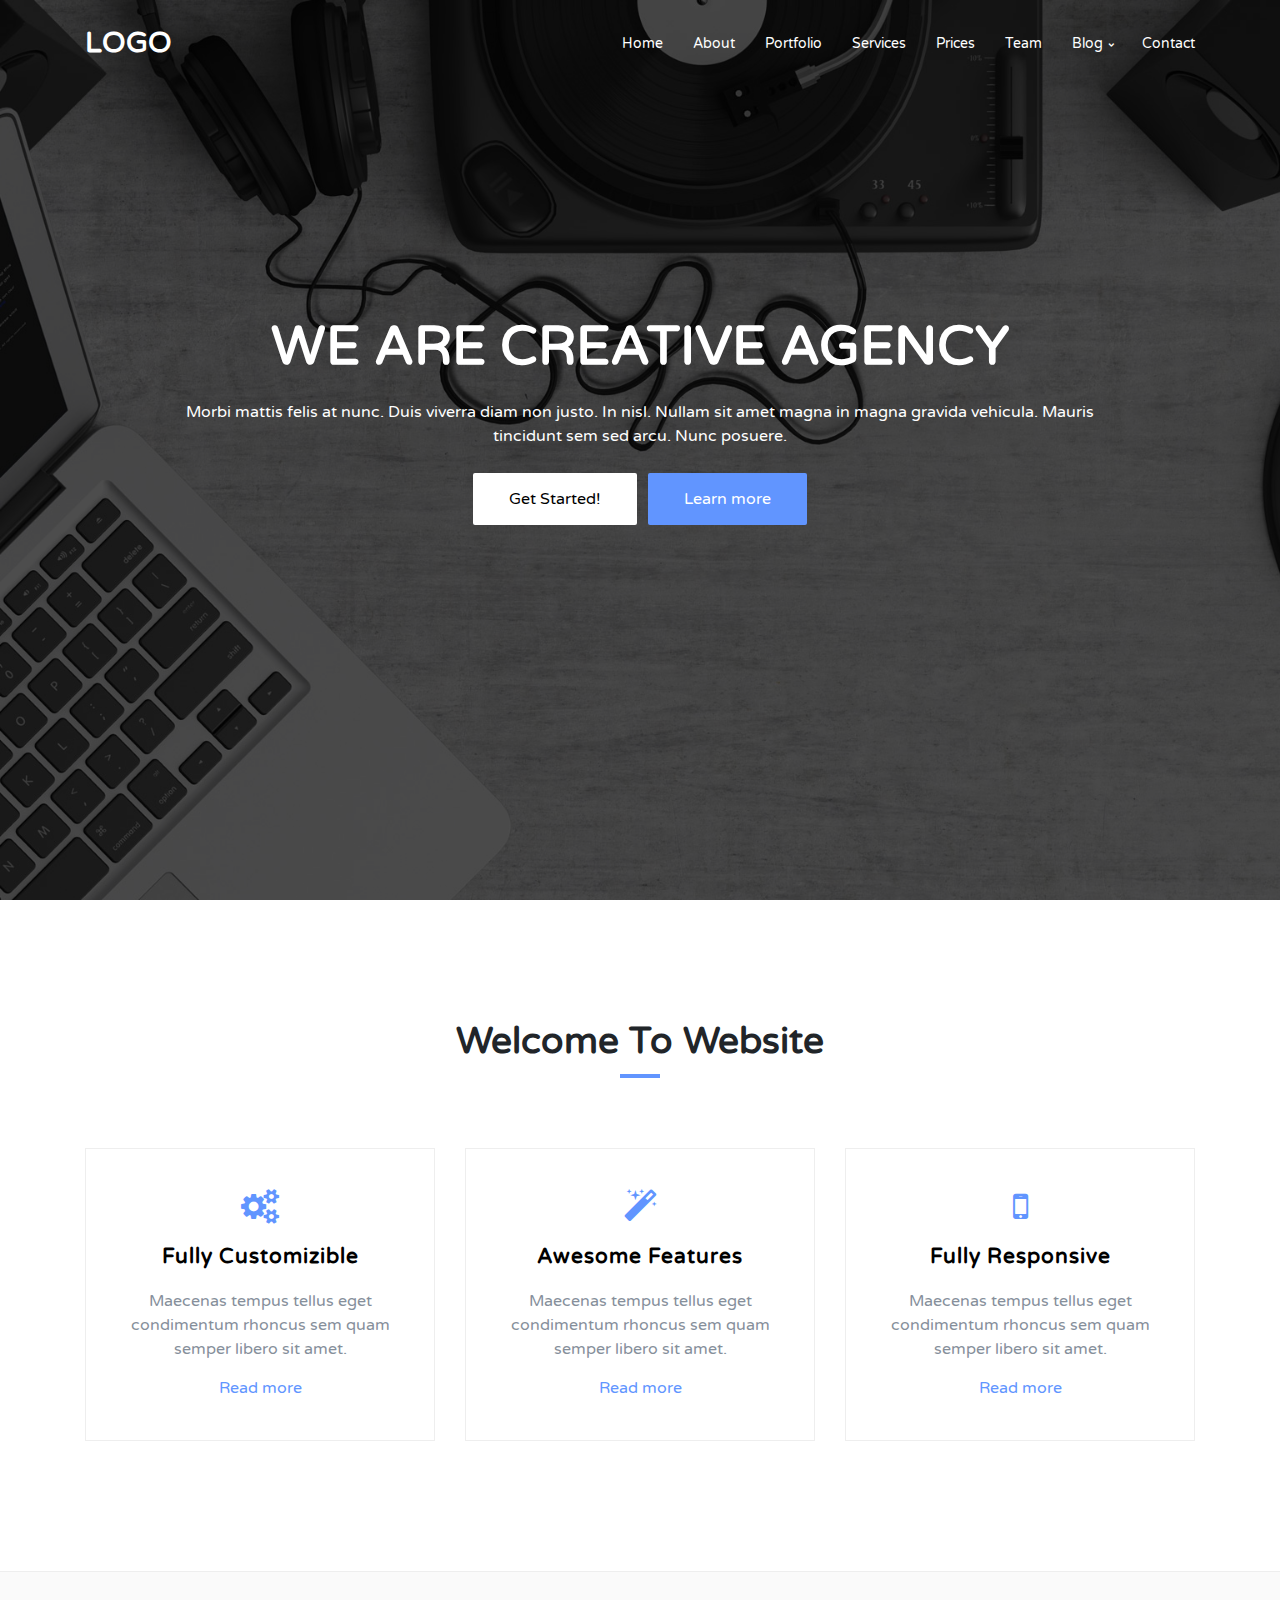
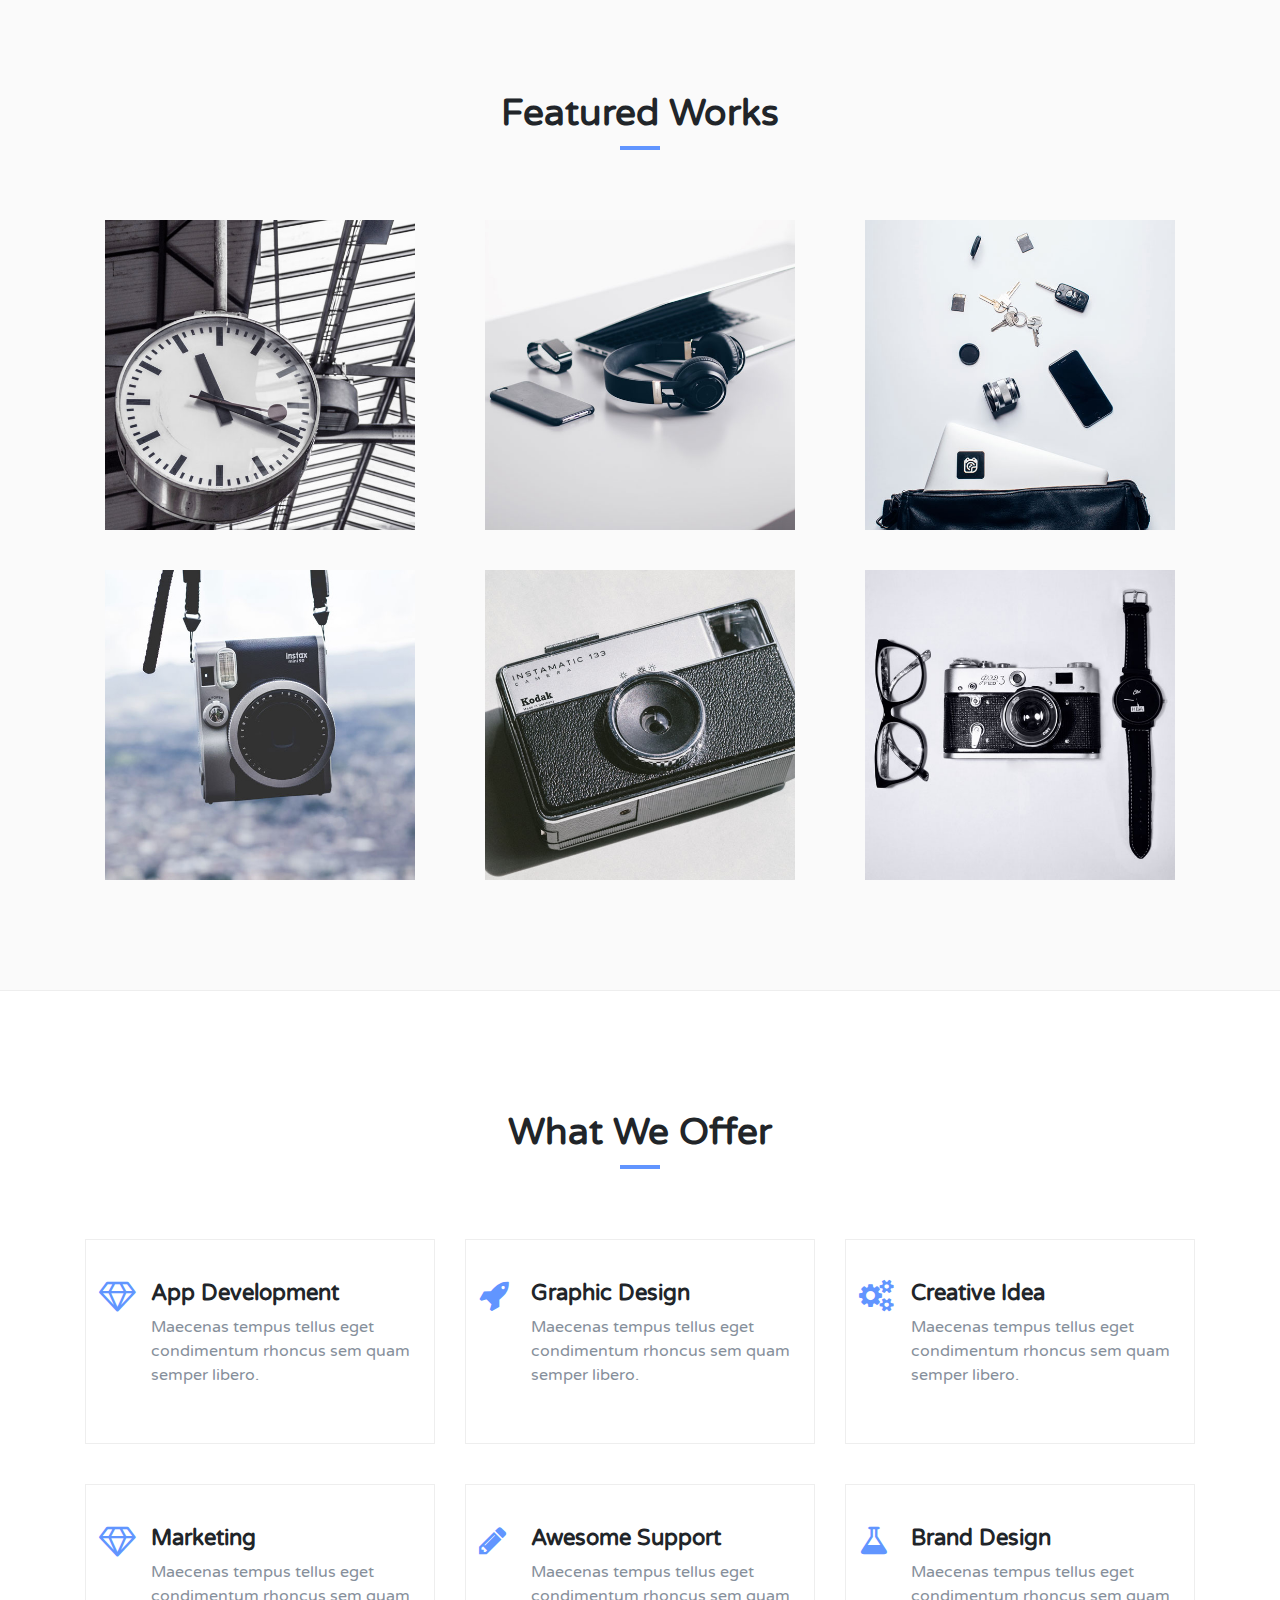
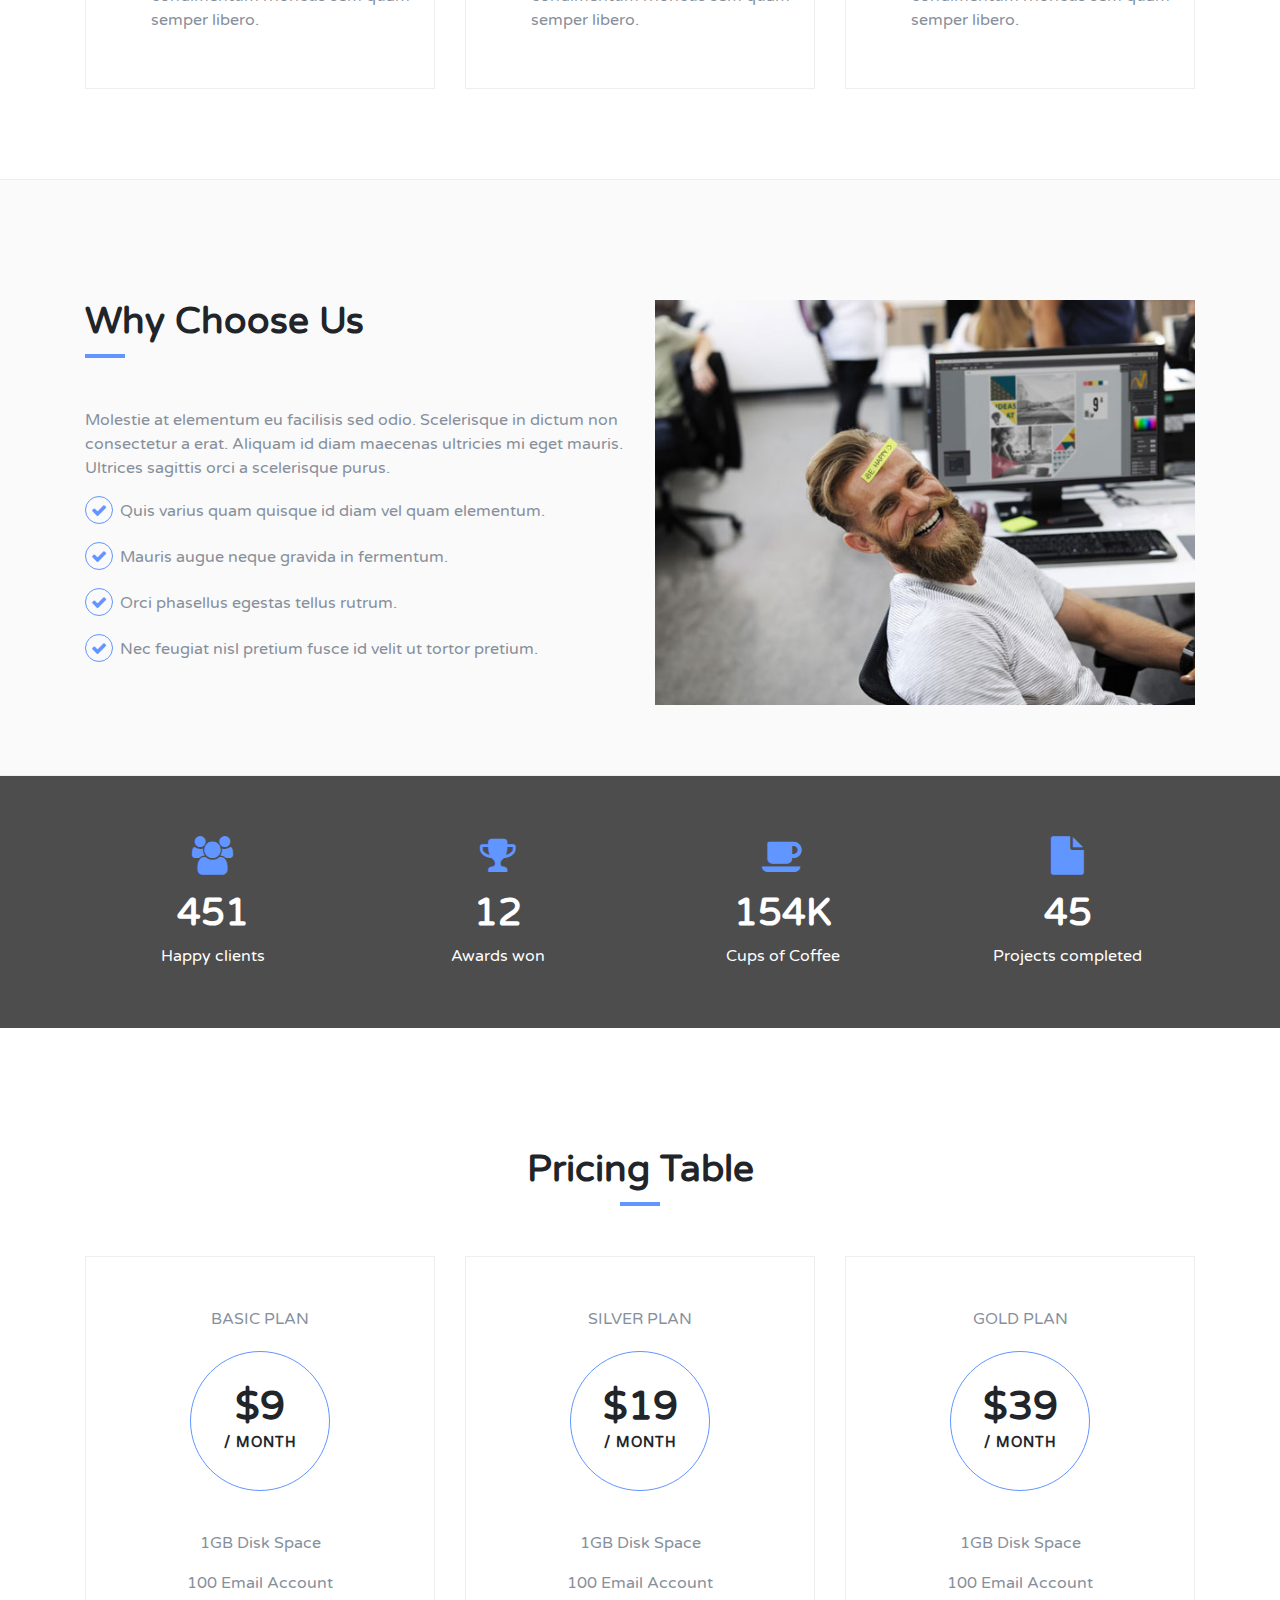
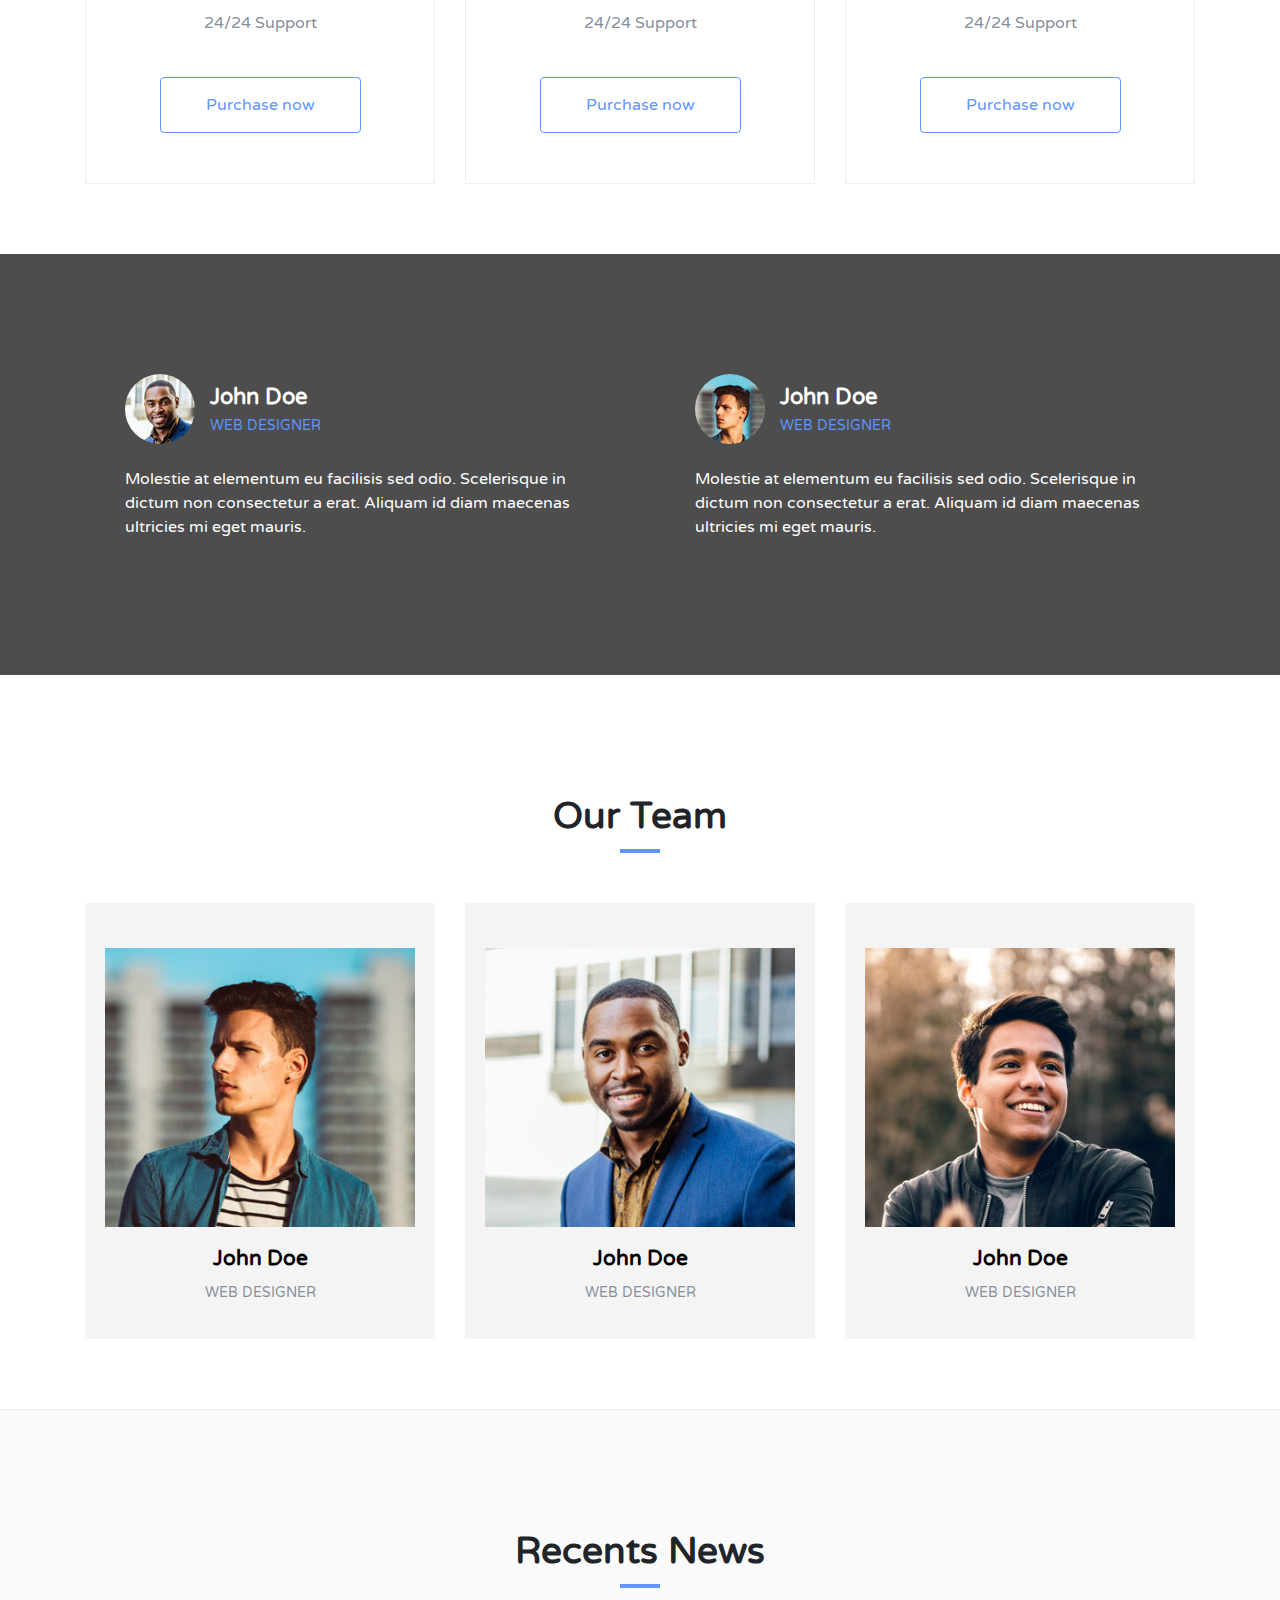
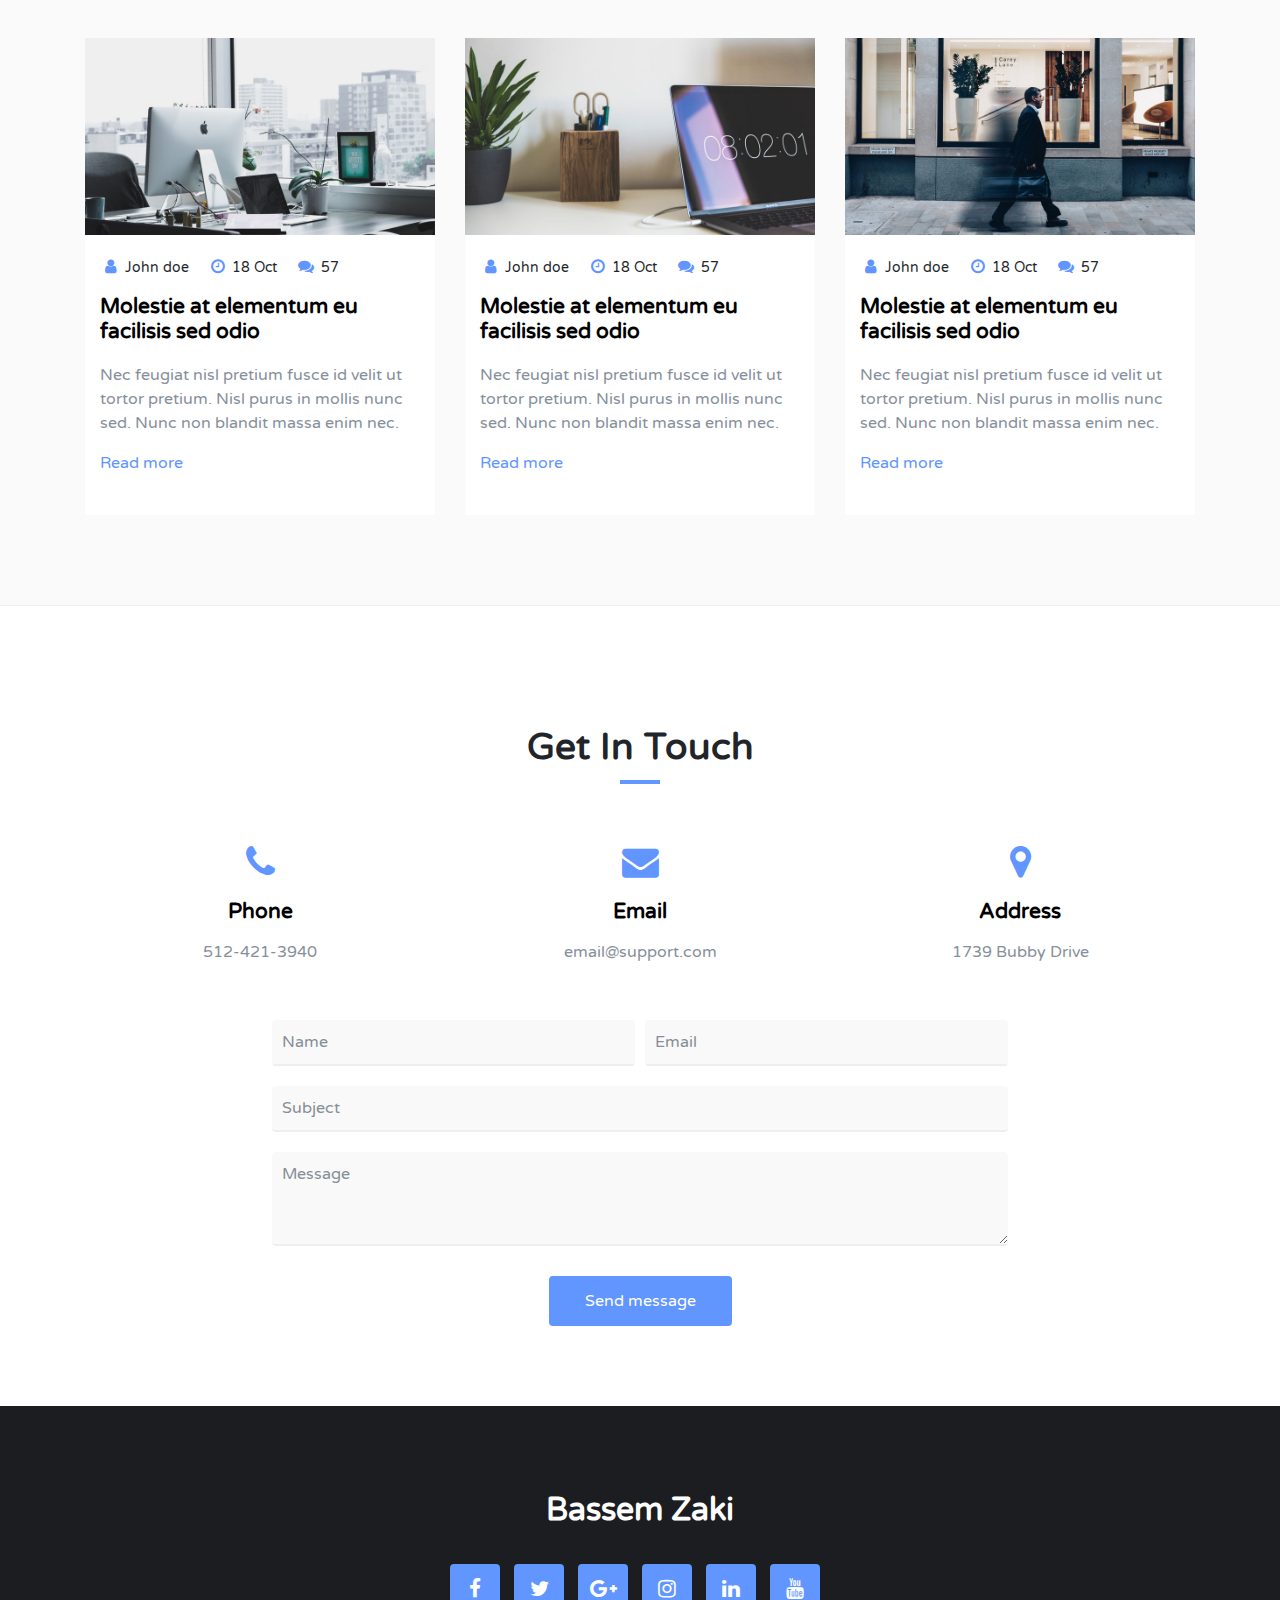
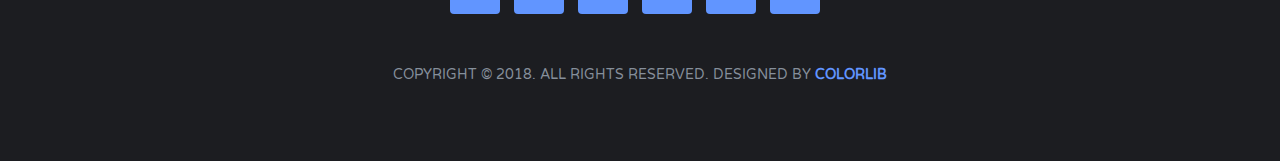
<file: index.html>
<!DOCTYPE html>
<html lang="en">
    <head>
        <meta charset="utf-8">
        <meta name="description" content="">
        <meta name="keywords" content="">
        <meta name="author" content="">
        <meta name="viewport" content="width=device-width, initial-scale=1, shrink-to-fit=no">
        
        <!-- Name for website -->
        <title>Bassem Zaki</title>
        
        <!-- Bootstrap v4.0.0-beta.2 -->
        <link rel="stylesheet" href="css/bootstrap.min.css">
        
        <!-- Fonts -->
        <link rel="stylesheet" href="https://fonts.googleapis.com/css?family=Montserrat:400,700%7CVarela+Round">
        <link rel="stylesheet" href="css/font-awesome.min.css">
        
        <!-- Custom Style Css3 -->
        <link rel="stylesheet" href="css/main.css">
        
    </head>
    <body>
        
        <!-- Start Navbar -->
        
        <nav class="navbar navbar-expand-lg navbar-light bg-light">
            <div class="container">
                <a class="navbar-brand text-uppercase" href="index.html">Logo</a>
                <button class="navbar-toggler" type="button" data-toggle="collapse" data-target="#nav-d" aria-controls="navbarSupportedContent" aria-expanded="false" aria-label="Toggle navigation">
                    <span class="navbar-toggler-icon"></span>
                </button>

                <div class="collapse navbar-collapse" id="nav-d">
                    <ul class="navbar-nav ml-auto">
                        <li class="nav-item">
                            <a class="nav-link" href="#" data-scroll="home">Home</a>
                        </li>
                        <li class="nav-item">
                            <a class="nav-link" href="#" data-scroll="about">About</a>
                        </li>
                        <li class="nav-item">
                            <a class="nav-link" href="#" data-scroll="portfolio">Portfolio</a>
                        </li>
                        <li class="nav-item">
                            <a class="nav-link" href="#" data-scroll="services">Services</a>
                        </li>
                        <li class="nav-item">
                            <a class="nav-link" href="#" data-scroll="prices">Prices</a>
                        </li>
                        <li class="nav-item">
                            <a class="nav-link" href="#" data-scroll="our-team">Team</a>
                        </li>
						<li class="nav-item dropdown has-drop">
							<a class="nav-link dropdown-toggle" href="#" data-scroll="blog" data-toggle="dropdown">
							Blog
							</a>
							<div class="dropdown-menu">
								<a class="dropdown-item" href="blog.html">blog post</a>
							</div>
						</li>
                        <li class="nav-item">
                            <a class="nav-link" href="#" data-scroll="contact">Contact</a>
                        </li>
                    </ul>
                </div>
            </div>
        </nav>
        
        <!-- End Navbar -->
        
        <!-- Start Header -->
        
        <header id="home" class="text-center">
            <div class="overlay">
                <div class="container">
                    <h1 class="text-uppercase">We Are Creative Agency</h1>
                    <p>
                        Morbi mattis felis at nunc. Duis viverra diam non justo. In nisl. Nullam sit amet magna in magna gravida vehicula. Mauris tincidunt sem sed arcu. Nunc posuere.
                    </p>
                    <button class="btn get">Get Started&#33;</button>
                    <button class="btn learn">Learn more</button>
                </div>
            </div>
        </header>
        
        <!-- End Header -->
        
        <!-- Start Section About -->
        
        <section id="about" class="about text-center">
            <div class="container">
                <h2>Welcome To Website</h2>
                <div class="row">
                    <div class="col-sm-12 col-md-6 col-lg-4">
                        <div class="about-box">
                            <i class="fa fa-cogs"></i>
                            <h3>Fully Customizible</h3>
                            <p>Maecenas tempus tellus eget condimentum rhoncus sem quam semper libero sit amet.</p>
                            <a href="#">Read more</a>
                        </div>
                    </div>
                    <div class="col-sm-12 col-md-6 col-lg-4">
                        <div class="about-box">
                            <i class="fa fa-magic"></i>
                            <h3>Awesome Features</h3>
                            <p>Maecenas tempus tellus eget condimentum rhoncus sem quam semper libero sit amet.</p>
                            <a href="#">Read more</a>
                        </div>
                    </div>
                    <div class="col-sm-12 col-md-6 offset-md-3 offset-lg-0 col-lg-4">
                        <div class="about-box">
                            <i class="fa fa-mobile"></i>
                            <h3>Fully Responsive</h3>
                            <p>Maecenas tempus tellus eget condimentum rhoncus sem quam semper libero sit amet.</p>
                            <a href="#">Read more</a>
                        </div>
                    </div>
                </div>
            </div>
        </section>
        
        <!-- End Section About -->
        
        <!-- Start Section Portfolio -->
        
        <section id="portfolio" class="portfolio text-center">
            <div class="container">
                <h2>Featured Works</h2>
                <div class="row">
					<div class="col-md-6 col-lg-4">
						<div class="works">
							<img class="img-fluid" src="img/work1.jpg" title="works" alt="work">
							<div class="work-content">
								<span class="text-uppercase">Category</span>
								<h3>Lorem ipsum dolor</h3>
								<div class="work-link">
									<a href="#">
										<i class="fa fa-external-link"></i>
									</a>
									<a href="#">
										<i class="fa fa-search"></i>
									</a>
								</div>
							</div>
						</div>
					</div>
					<div class="col-md-6 col-lg-4">
						<div class="works">
							<img class="img-fluid" src="img/work2.jpg" title="works" alt="work">
							<div class="work-content">
								<span class="text-uppercase">Category</span>
								<h3>Lorem ipsum dolor</h3>
								<div class="work-link">
									<a href="#">
										<i class="fa fa-external-link"></i>
									</a>
									<a href="#">
										<i class="fa fa-search"></i>
									</a>
								</div>
							</div>
						</div>
					</div>
					<div class="col-md-6 col-lg-4">
						<div class="works">
							<img class="img-fluid" src="img/work3.jpg" title="works" alt="work">
							<div class="work-content">
								<span class="text-uppercase">Category</span>
								<h3>Lorem ipsum dolor</h3>
								<div class="work-link">
									<a href="#">
										<i class="fa fa-external-link"></i>
									</a>
									<a href="#">
										<i class="fa fa-search"></i>
									</a>
								</div>
							</div>
						</div>
					</div>
					<div class="col-md-6 col-lg-4">
						<div class="works">
							<img class="img-fluid" src="img/work4.jpg" title="works" alt="work">
							<div class="work-content">
								<span class="text-uppercase">Category</span>
								<h3>Lorem ipsum dolor</h3>
								<div class="work-link">
									<a href="#">
										<i class="fa fa-external-link"></i>
									</a>
									<a href="#">
										<i class="fa fa-search"></i>
									</a>
								</div>
							</div>
						</div>
					</div>
					<div class="col-md-6 col-lg-4">
						<div class="works">
							<img class="img-fluid" src="img/work5.jpg" title="works" alt="work">
							<div class="work-content">
								<span class="text-uppercase">Category</span>
								<h3>Lorem ipsum dolor</h3>
								<div class="work-link">
									<a href="#">
										<i class="fa fa-external-link"></i>
									</a>
									<a href="#">
										<i class="fa fa-search"></i>
									</a>
								</div>
							</div>
						</div>
					</div>
					<div class="col-md-6 col-lg-4">
						<div class="works">
							<img class="img-fluid" src="img/work6.jpg" title="works" alt="work">
							<div class="work-content">
								<span class="text-uppercase">Category</span>
								<h3>Lorem ipsum dolor</h3>
								<div class="work-link">
									<a href="#">
										<i class="fa fa-external-link"></i>
									</a>
									<a href="#">
										<i class="fa fa-search"></i>
									</a>
								</div>
							</div>
						</div>
					</div>
				</div>
            </div>
        </section>
        
        <!-- End Section Portfolio -->
        
        <!-- Start Section Services -->
        
        <section id="services" class="services">
            <div class="container">
                <h2 class="text-center">What We Offer</h2>
                <div class="row">
                    <div class="col-sm-12 col-md-6 col-lg-4">
                        <div class="service">
                            <i class="fa fa-diamond"></i>
                            <h3>App Development</h3>
                            <p>Maecenas tempus tellus eget condimentum rhoncus sem quam semper libero.</p>
                        </div>
                    </div>
                    <div class="col-sm-12 col-md-6 col-lg-4">
                        <div class="service">
                            <div class="services-bg"></div>
                            <i class="fa fa-rocket"></i>
                            <h3>Graphic Design</h3>
                            <p>Maecenas tempus tellus eget condimentum rhoncus sem quam semper libero.</p>
                        </div>
                    </div>
                    <div class="col-sm-12 col-md-6 col-lg-4">
                        <div class="service">
                            <i class="fa fa-cogs"></i>
                            <h3>Creative Idea</h3>
                            <p>Maecenas tempus tellus eget condimentum rhoncus sem quam semper libero.</p>
                        </div>
                    </div>
                    <div class="col-sm-12 col-md-6 col-lg-4">
                        <div class="service">
                            <i class="fa fa-diamond"></i>
                            <h3>Marketing</h3>
                            <p>Maecenas tempus tellus eget condimentum rhoncus sem quam semper libero.</p>
                        </div>
                    </div>
                    <div class="col-sm-12 col-md-6 col-lg-4">
                        <div class="service">
                            <i class="fa fa-pencil"></i>
                            <h3>Awesome Support</h3>
                            <p>Maecenas tempus tellus eget condimentum rhoncus sem quam semper libero.</p>
                        </div>
                    </div>
                    <div class="col-sm-12 col-md-6 col-lg-4">
                        <div class="service">
                            <i class="fa fa-flask"></i>
                            <h3>Brand Design</h3>
                            <p>Maecenas tempus tellus eget condimentum rhoncus sem quam semper libero.</p>
                        </div>
                    </div>
                </div>
            </div>
        </section>
        
        <!-- End Section Services -->
        
        <!-- Start Section Why -->
        
        <section class="why">
            <div class="container">
                <div class="row">
                    <div class="col-md-12 col-lg-6">
                        <h2>Why Choose Us</h2>
                        <p>
                            Molestie at elementum eu facilisis sed odio. Scelerisque in dictum non consectetur a erat. Aliquam id diam maecenas ultricies mi eget mauris. Ultrices sagittis orci a scelerisque purus.
                        </p>
                        <div class="why-choose">
                            <i class="fa fa-check"></i>
                            <p>Quis varius quam quisque id diam vel quam elementum.</p>
                        </div>
                        <div class="why-choose">
                            <i class="fa fa-check"></i>
                            <p>Mauris augue neque gravida in fermentum.</p>
                        </div>
                        <div class="why-choose">
                            <i class="fa fa-check"></i>
                            <p>Orci phasellus egestas tellus rutrum.</p>
                        </div>
                        <div class="why-choose">
                            <i class="fa fa-check"></i>
                            <p>Nec feugiat nisl pretium fusce id velit ut tortor pretium.</p>
                        </div>
                    </div>
                    <div class="col-md-12 col-lg-6">
                        <div class="custom-carousel">
							<div class="img-carousel">
								<div class="img-why active">
                            		<img class="img-fluid" src="img/about1.jpg" title="team" alt="team">
								</div>
							</div>
                        </div>
                    </div>
                </div>
            </div>
        </section>
        
        <!-- End Section why -->
        
        <!-- Start Section Numbers -->
        
        <section class="numbers text-center">
            <div class="overlay"></div>
            <div class="container">
                <div class="row">
                    <div class="col-md-3">
                        <i class="fa fa-users"></i>
                        <h3>451</h3>
                        <span>Happy clients</span>
                    </div>
                    <div class="col-md-3">
                        <i class="fa fa-trophy"></i>
                        <h3>12</h3>
                        <span>Awards won</span>
                    </div>
                    <div class="col-md-3">
                        <i class="fa fa-coffee"></i>
                        <h3>154K</h3>
                        <span>Cups of Coffee</span>
                    </div>
                    <div class="col-md-3">
                        <i class="fa fa-file"></i>
                        <h3>45</h3>
                        <span>Projects completed</span>
                    </div>
                </div>
            </div>
        </section>
        
        <!-- End Section Numbers -->
        
        <!-- Start Section Pricing -->
        
        <section id="prices" class="pricing text-center">
            <div class="container">
                <h2>Pricing Table</h2>
                <div class="row">
					<div class="col-sm-12 col-md-4">
						<div class="price-box">
							<span class="price-title">Basic Plan</span>
							<div class="money">
								<h3>
									&#36;9
								</h3>
								<span class="duration">/ Month</span>
							</div>
							<ul>
								<li>
									<p>1GB Disk Space</p>
								</li>
								<li>
									<p>100 Email Account</p>
								</li>
								<li>
									<p>24/24 Support</p>
								</li>
							</ul>
							<div class="price-btn">
								<button class="btn">Purchase now</button>
							</div>
						</div>
					</div>
                    <div class="col-sm-12 col-md-4">
                        <div class="price-box">
                            <span class="price-title">Silver Plan</span>
                            <div class="money">
                                <h3>
                                    &#36;19
                                </h3>
                                <span class="duration">/ Month</span>
                            </div>
                            <ul>
                                <li>
                                    <p>1GB Disk Space</p>
                                </li>
                                <li>
                                    <p>100 Email Account</p>
                                </li>
                                <li>
                                    <p>24/24 Support</p>
                                </li>
                            </ul>
                            <div class="price-btn">
                                <button class="btn">Purchase now</button>
                            </div>
                        </div>
                    </div>
                    <div class="col-sm-12 col-md-4">
                        <div class="price-box">
                            <span class="price-title">Gold Plan</span>
                            <div class="money">
                                <h3>
                                    &#36;39
                                </h3>
                                <span class="duration">/ Month</span>
                            </div>
                            <ul>
                                <li>
                                    <p>1GB Disk Space</p>
                                </li>
                                <li>
                                    <p>100 Email Account</p>
                                </li>
                                <li>
                                    <p>24/24 Support</p>
                                </li>
                            </ul>
                            <div class="price-btn">
                                <button class="btn">Purchase now</button>
                            </div>
                        </div>
                    </div>
                </div>
            </div>
        </section>
        
        <!-- End Section Pricing -->
        
        <!-- Start Section Testimonial -->
        
        <section class="testimonial">
            <div class="overlay"></div>
            <div class="container">
                <div class="row">
                    <div class="col-md-12 col-lg-6">
                        <div class="info-testi">
                            <div class="testim">
                                <img class="img-fluid" src="img/perso1.jpg" title="man" alt="man">
                                <h3>John Doe</h3>
                                <span>Web Designer</span>
                            </div>
                            <p>
                                Molestie at elementum eu facilisis sed odio. Scelerisque in dictum non consectetur a erat. Aliquam id diam maecenas ultricies mi eget mauris.
                            </p>
                        </div>
                    </div>
                    <div class="col-md-12 col-lg-6">
                        <div class="info-testi">
                            <div class="testim">
                                <img class="img-fluid" src="img/perso2.jpg" title="man" alt="man">
                                <h3>John Doe</h3>
                                <span>Web Designer</span>
                            </div>
                            <p>
                                Molestie at elementum eu facilisis sed odio. Scelerisque in dictum non consectetur a erat. Aliquam id diam maecenas ultricies mi eget mauris.
                            </p>
                        </div>
                    </div>
                </div>
            </div>
        </section>
        
        <!-- End Section Testimonial -->
        
        <!-- Strat Section Our Team -->
        
        <section id="our-team" class="our-team text-center">
            <div class="container">
                <h2>Our Team</h2>
                <div class="row">
                    <div class="col-sm-12 col-md-4">
                        <div class="team">
							<div class="team-img">
								<img class="img-fluid" src="img/team1.jpg" title="team" alt="team">
								<div class="team-bg">
									<div class="team-social">
										<a href=""><i class="fa fa-facebook"></i></a>
										<a href=""><i class="fa fa-google-plus"></i></a>
										<a href=""><i class="fa fa-twitter"></i></a>
									</div>
								</div>
							</div>
                            <h3>John Doe</h3>
                            <span>Web Designer</span>
                        </div>
                    </div>
                    <div class="col-sm-12 col-md-4">
                        <div class="team">
                            <div class="team-img">
								<img class="img-fluid" src="img/team2.jpg" title="team" alt="team">
								<div class="team-bg">
									<div class="team-social">
										<a href=""><i class="fa fa-facebook"></i></a>
										<a href=""><i class="fa fa-google-plus"></i></a>
										<a href=""><i class="fa fa-twitter"></i></a>
									</div>
								</div>
							</div>
                            <h3>John Doe</h3>
                            <span>Web Designer</span>
                        </div>
                    </div>
                    <div class="col-sm-12 col-md-4">
                        <div class="team">
                            <div class="team-img">
								<img class="img-fluid" src="img/team3.jpg" title="team" alt="team">
								<div class="team-bg">
									<div class="team-social">
										<a href=""><i class="fa fa-facebook"></i></a>
										<a href=""><i class="fa fa-google-plus"></i></a>
										<a href=""><i class="fa fa-twitter"></i></a>
									</div>
								</div>
							</div>
                            <h3>John Doe</h3>
                            <span>Web Designer</span>
                        </div>
                    </div>
                </div>
            </div>
        </section>
        
        <!-- End Section Our Team -->
        
        <!-- Start Section Blog -->
        
        <section id="blog" class="blog">
            <div class="container">
                <h2 class="text-center">Recents News</h2>
                <div class="row">
                    <div class="col-sm-12 col-lg-4">
                        <div class="blog-content">
                            <img class="img-fluid" src="img/blog1.jpg" title="img-blog" alt="img-blog">
                            <ul>
                                <li>
                                    <i class="fa fa-user fa-fw"></i>
                                    <span>John doe</span>
                                </li>
                                <li>
                                    <i class="fa fa-clock-o fa-fw"></i>
                                    <span>18 Oct</span>
                                </li>
                                <li>
                                    <i class="fa fa-comments fa-fw"></i>
                                    <span>57</span>
                                </li>
                            </ul>
                            <h3>Molestie at elementum eu facilisis sed odio</h3>
                            <p>
                                Nec feugiat nisl pretium fusce id velit ut tortor pretium. Nisl purus in mollis nunc sed. Nunc non blandit massa enim nec.
                            </p>
                            <a href="#">Read more</a>
                        </div>
                    </div>
                    <div class="col-sm-12 col-lg-4">
                        <div class="blog-content">
                            <img class="img-fluid" src="img/blog2.jpg" title="img-blog" alt="img-blog">
                            <ul>
                                <li>
                                    <i class="fa fa-user fa-fw"></i>
                                    <span>John doe</span>
                                </li>
                                <li>
                                    <i class="fa fa-clock-o fa-fw"></i>
                                    <span>18 Oct</span>
                                </li>
                                <li>
                                    <i class="fa fa-comments fa-fw"></i>
                                    <span>57</span>
                                </li>
                            </ul>
                            <h3>Molestie at elementum eu facilisis sed odio</h3>
                            <p>
                                Nec feugiat nisl pretium fusce id velit ut tortor pretium. Nisl purus in mollis nunc sed. Nunc non blandit massa enim nec.
                            </p>
                            <a href="#">Read more</a>
                        </div>
                    </div>
                    <div class="col-sm-12 col-lg-4">
                        <div class="blog-content">
                            <img class="img-fluid" src="img/blog3.jpg" title="img-blog" alt="img-blog">
                            <ul>
                                <li>
                                    <i class="fa fa-user fa-fw"></i>
                                    <span>John doe</span>
                                </li>
                                <li>
                                    <i class="fa fa-clock-o fa-fw"></i>
                                    <span>18 Oct</span>
                                </li>
                                <li>
                                    <i class="fa fa-comments fa-fw"></i>
                                    <span>57</span>
                                </li>
                            </ul>
                            <h3>Molestie at elementum eu facilisis sed odio</h3>
                            <p>
                                Nec feugiat nisl pretium fusce id velit ut tortor pretium. Nisl purus in mollis nunc sed. Nunc non blandit massa enim nec.
                            </p>
                            <a href="#">Read more</a>
                        </div>
                    </div>
                </div>
            </div>
        </section>
        
        <!-- End Section Blog -->
        
        <!-- Start Section Contact -->
        
        <section id="contact" class="contact">
            <div class="container">
                <h2 class="text-center">Get In Touch</h2>
                <div class="contact-info text-center">
                    <div class="row">
                        <div class="col-sm-12 col-md">
                            <i class="fa fa-phone fa-fw"></i>
                            <h3>Phone</h3>
                            <p>512-421-3940</p>
                        </div>
                        <div class="col-sm-12 col-md">
                            <i class="fa fa-envelope fa-fw"></i>
                            <h3>Email</h3>
                            <p>email@support.com</p>
                        </div>
                        <div class="col-sm-12 col-md">
                            <i class="fa fa-map-marker fa-fw"></i>
                            <h3>Address</h3>
                            <p>1739 Bubby Drive</p>
                        </div>
                    </div>
                </div>
                <form class="contact-form">
                    <div class="form-row">
                        <div class="col-sm-6 col-lg-4 offset-lg-2">
                            <input class="form-control" type="text" name="name" alt="name" placeholder="Name">
                        </div>
                        <div class="col-sm-6 col-lg-4">
                            <input class="form-control" type="email" name="name" alt="name" placeholder="Email">
                        </div>
                    </div>
                    <div class="form-row">
                        <div class="col-sm-12 col-lg-8  offset-lg-2">
                            <input class="form-control" type="text" name="subject" alt="subject" placeholder="Subject">
                        </div>
                    </div>
                    <div class="form-row">
                        <div class="col-sm-12 col-lg-8 offset-lg-2">
                            <textarea class="form-control" rows="3" name="message" placeholder="Message"></textarea>
                        </div>
                    </div>
                    <button class="btn">Send message</button>
                </form>
            </div>
        </section>
        
        <!-- End Section Contact -->
        
        <!-- Start Footer -->
        
        <footer class="text-center">
            <div class="container">
                <a href="index.html">Bassem Zaki</a>
                <ul>
                    <li>
                        <a href="#">
                            <i class="fa fa-facebook"></i>
                        </a>
                    </li>
                    <li>
                        <a href="#">
                            <i class="fa fa-twitter"></i>
                        </a>
                    </li>
                    <li>
                        <a href="#">
                            <i class="fa fa-google-plus"></i>
                        </a>
                    </li>
                    <li>
                        <a href="#">
                            <i class="fa fa-instagram"></i>
                        </a>
                    </li>
                    <li>
                        <a href="#">
                            <i class="fa fa-linkedin"></i>
                        </a>
                    </li>
                    <li>
                        <a href="#">
                            <i class="fa fa-youtube"></i>
                        </a>
                    </li>
                </ul>
                <p class="text-uppercase">Copyright &copy; 2018. All Rights Reserved. Designed By <a href="#">ColorLib</a></p>
            </div>
        </footer>
        
        <!-- End Footer -->
        
        <!-- Start Button Scroll Top -->
        
        <button class="scroll-top btn text-center"></button>
        
        <!-- End Button Scroll Top -->
        
        <script src="js/jquery-3.2.1.min.js"></script>
        <script src="js/popper.js"></script>
        <script src="js/bootstrap.min.js"></script>
        
        <!-- Custom Js -->
        <script src="js/main.js"></script>
    </body>
</html>
</file>
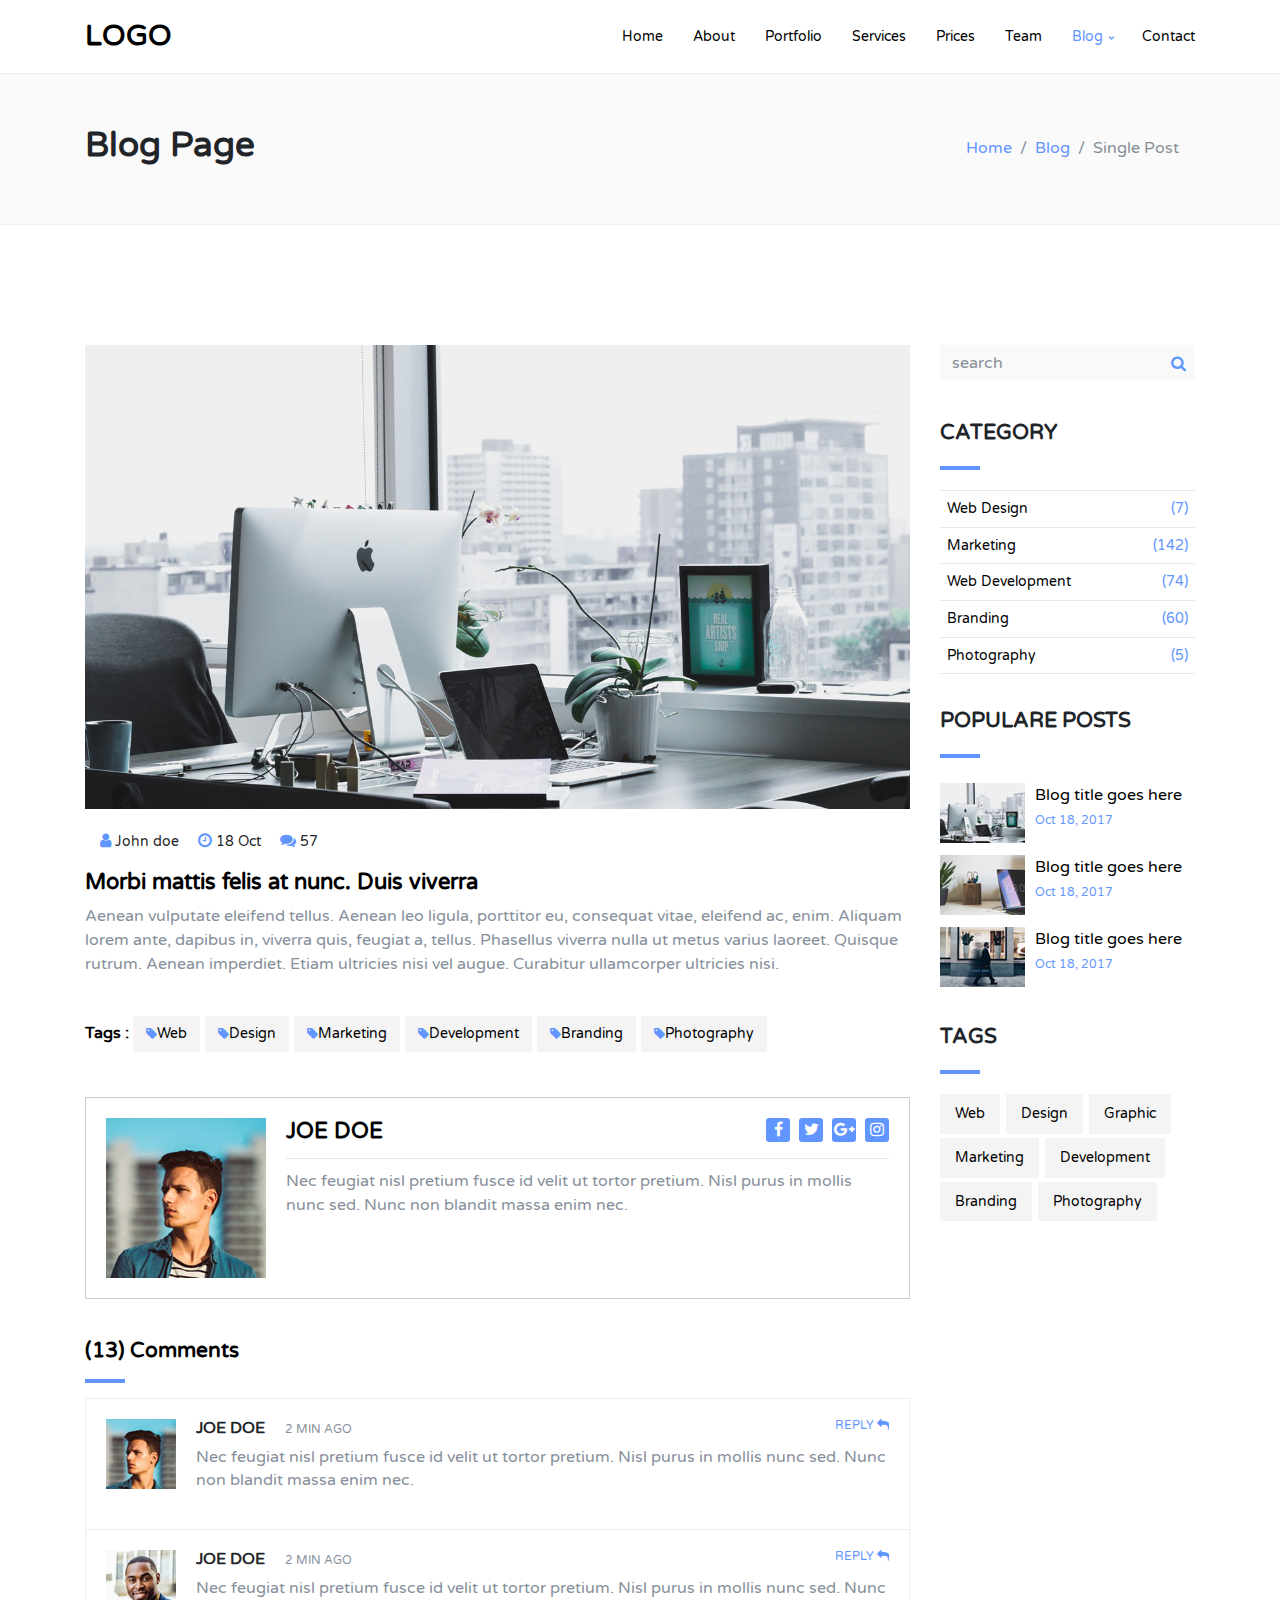
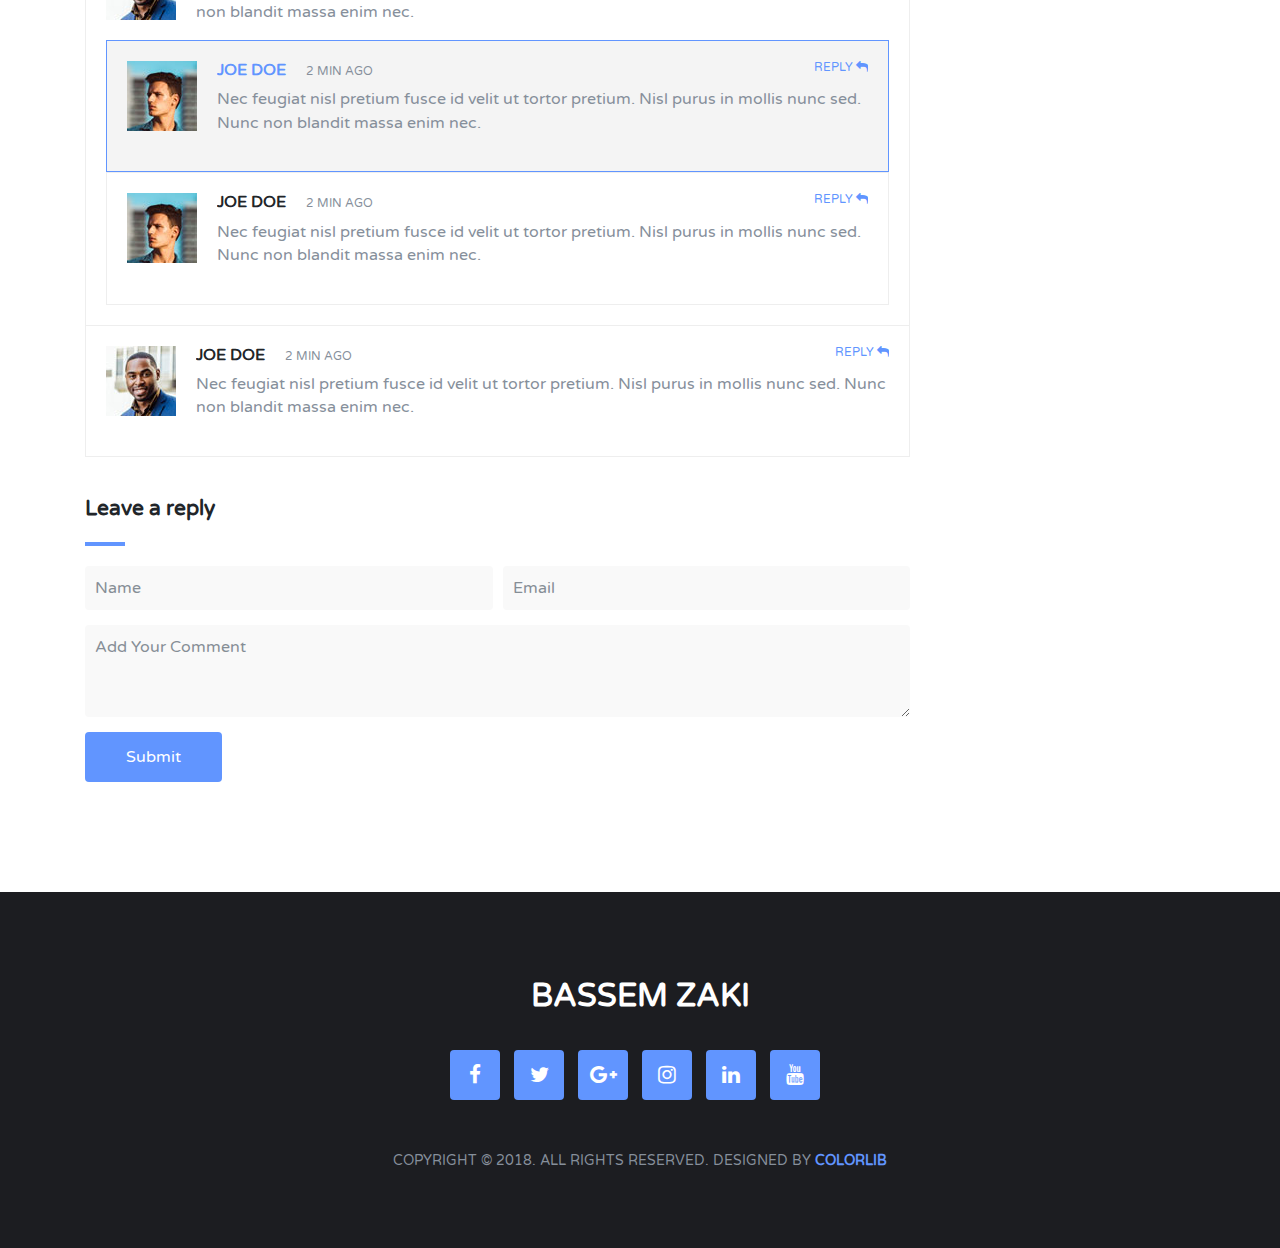
<file: blog.html>
<!DOCTYPE html>
<html lang="en">
    <head>
        <meta charset="utf-8">
        <meta name="description" content="">
        <meta name="keywords" content="">
        <meta name="author" content="">
        <meta name="viewport" content="width=device-width, initial-scale=1, shrink-to-fit=no">
        
        <!-- Name for website -->
        <title>Bassem Zaki-blog</title>
        
        <!-- Bootstrap v4.0.0-beta.2 -->
        <link rel="stylesheet" href="css/bootstrap.min.css">
        
        <!-- Fonts -->
        <link rel="stylesheet" href="https://fonts.googleapis.com/css?family=Montserrat:400,700%7CVarela+Round">
        <link rel="stylesheet" href="css/font-awesome.min.css">
        
        <!-- Custom Style Css3 -->
        <link rel="stylesheet" href="css/main.css">
        
    </head>
    <body class="blog-page">
        
        <!-- Start Navbar -->
        
        <nav class="navbar navbar-expand-lg navbar-light bg-light">
            <div class="container">
                <a class="navbar-brand text-uppercase" href="index.html">Logo</a>
                <button class="navbar-toggler" type="button" data-toggle="collapse" data-target="#nav-d" aria-controls="navbarSupportedContent" aria-expanded="false" aria-label="Toggle navigation">
                    <span class="navbar-toggler-icon"></span>
                </button>

                <div class="collapse navbar-collapse" id="nav-d">
                    <ul class="navbar-nav ml-auto">
                        <li class="nav-item">
                            <a class="nav-link" href="index.html">Home</a>
                        </li>
                        <li class="nav-item">
                            <a class="nav-link" href="index.html#about">About</a>
                        </li>
                        <li class="nav-item">
                            <a class="nav-link" href="index.html#portfolio">Portfolio</a>
                        </li>
                        <li class="nav-item">
                            <a class="nav-link" href="index.html#services">Services</a>
                        </li>
                        <li class="nav-item">
                            <a class="nav-link" href="index.html#prices">Prices</a>
                        </li>
                        <li class="nav-item">
                            <a class="nav-link" href="index.html#our-team">Team</a>
                        </li>
						<li class="nav-item dropdown has-drop">
							<a class="nav-link dropdown-toggle active" href="#" data-scroll="blog" data-toggle="dropdown">
							Blog
							</a>
							<div class="dropdown-menu">
								<a class="dropdown-item" href="blog.html">blog post</a>
							</div>
						</li>
                        <li class="nav-item">
                            <a class="nav-link" href="index.html">Contact</a>
                        </li>
                    </ul>
                </div>
            </div>
        </nav>
        
        <!-- End Navbar -->
        
        <!-- Start Section Wrapper -->
        
        <section class="wrapper">
            <div class="container">
                <h1>Blog Page</h1>
				<ul class="breadcrumb">
					<li class="breadcrumb-item"><a href="index.html">Home</a></li>
					<li class="breadcrumb-item"><a href="index.html#blog">Blog</a></li>
					<li class="breadcrumb-item active">Single Post</li>
				</ul>
            </div>
        </section>
        
        <!-- End Section Wrapper -->
        
        <!-- Start Section Post -->
        
        <section class="post">
            <div class="container">
                <div class="row">
                    <div class="col-md-12 col-lg-9">
                        <img class="img-fluid" src="img/blog-post.jpg" title="img-post" alt="img-post">
                        <ul>
                            <li>
                                <i class="fa fa-user"></i>
                                <span>John doe</span>
                            </li>
                            <li>
                                <i class="fa fa-clock-o"></i>
                                <span>18 Oct</span>
                            </li>
                            <li>
                                <i class="fa fa-comments"></i>
                                <span>57</span>
                            </li>
                        </ul>
                        <h3>Morbi mattis felis at nunc. Duis viverra</h3>
                        <p>
                            Aenean vulputate eleifend tellus. Aenean leo ligula, porttitor eu, consequat vitae, eleifend ac, enim. Aliquam lorem ante, dapibus in, viverra quis, feugiat a, tellus. Phasellus viverra nulla ut metus varius laoreet. Quisque rutrum. Aenean imperdiet. Etiam ultricies nisi vel augue. Curabitur ullamcorper ultricies nisi.
                        </p>
                        <div class="tags">
                            <h4>Tags :</h4>
                            <a href="#"><i class="fa fa-tag"></i>Web</a>
                            <a href="#"><i class="fa fa-tag"></i>Design</a>
                            <a href="#"><i class="fa fa-tag"></i>Marketing</a>
                            <a href="#"><i class="fa fa-tag"></i>Development</a>
                            <a href="#"><i class="fa fa-tag"></i>Branding</a>
                            <a href="#"><i class="fa fa-tag"></i>Photography</a>
                        </div>
						
						<!-- Start Own Post -->
                        
                        <div class="own-post">
							<div class="post-img">
								<img class="img-fluid" src="img/author.jpg" title="own-post" alt="own-post">
							</div>
							<div class="info">
								<h3 class="text-uppercase">Joe Doe</h3>
								<div class="own-social text-center">
									<a href="#"><i class="fa fa-facebook"></i></a>
									<a href="#"><i class="fa fa-twitter"></i></a>
									<a href="#"><i class="fa fa-google-plus"></i></a>
									<a href="#"><i class="fa fa-instagram"></i></a>
								</div>
								<hr>
								<p>
									Nec feugiat nisl pretium fusce id velit ut tortor pretium. Nisl purus in mollis nunc sed. Nunc non blandit massa enim nec.
								</p>
							</div>
                        </div>
						
						<!-- End Own Post -->
						
						<!-- Start Blog Comments -->
						
						<div class="blog-comments">
							<h3>(13) Comments</h3>
							<div class="comments">
								<div class="own-img">
									<img class="img-fluid" src="img/perso2.jpg" title="comments" alt="comments">
								</div>
								<div class="comment">
									<h4 class="text-uppercase">Joe Doe<span class="time">2 Min Ago</span><a href="#">Reply <i class="fa fa-reply"></i></a></h4>
									<p>
										Nec feugiat nisl pretium fusce id velit ut tortor pretium. Nisl purus in mollis nunc sed. Nunc non blandit massa enim nec.
									</p>
								</div>
							</div>
							<div class="comments">
								<div class="own-img">
									<img class="img-fluid" src="img/perso1.jpg" title="comments" alt="comments">
								</div>
								<div class="comment">
									<h4 class="text-uppercase">Joe Doe<span class="time">2 Min Ago</span><a href="#">Reply <i class="fa fa-reply"></i></a></h4>
									<p>
										Nec feugiat nisl pretium fusce id velit ut tortor pretium. Nisl purus in mollis nunc sed. Nunc non blandit massa enim nec.
									</p>
								</div>
								<div class="comments author">
									<div class="own-img">
										<img class="img-fluid" src="img/perso2.jpg" title="comments" alt="comments">
									</div>
									<div class="comment">
										<h4 class="text-uppercase">Joe Doe<span class="time">2 Min Ago</span><a href="#">Reply <i class="fa fa-reply"></i></a></h4>
										<p>
											Nec feugiat nisl pretium fusce id velit ut tortor pretium. Nisl purus in mollis nunc sed. Nunc non blandit massa enim nec.
										</p>
									</div>
								</div>
								<div class="comments">
									<div class="own-img">
										<img class="img-fluid" src="img/perso2.jpg" title="comments" alt="comments">
									</div>
									<div class="comment">
										<h4 class="text-uppercase">Joe Doe<span class="time">2 Min Ago</span><a href="#">Reply <i class="fa fa-reply"></i></a></h4>
										<p>
											Nec feugiat nisl pretium fusce id velit ut tortor pretium. Nisl purus in mollis nunc sed. Nunc non blandit massa enim nec.
										</p>
									</div>
								</div>
							</div>
							<div class="comments">
								<div class="own-img">
									<img class="img-fluid" src="img/perso1.jpg" title="comments" alt="comments">
								</div>
								<div class="comment">
									<h4 class="text-uppercase">Joe Doe<span class="time">2 Min Ago</span><a href="#">Reply <i class="fa fa-reply"></i></a></h4>
									<p>
										Nec feugiat nisl pretium fusce id velit ut tortor pretium. Nisl purus in mollis nunc sed. Nunc non blandit massa enim nec.
									</p>
								</div>
							</div>
						</div>	
						
						<!-- End Blog Comments -->
						
						<!-- Start Form Send Comments -->
						
                        <form class="send-comments">
                            <h2>Leave a reply</h2>
                            <div class="form-row">
                                <div class="col-sm-12 col-md">
                                    <input class="form-control" type="text" name="name" alt="name" placeholder="Name">
                                </div>
                                <div class="col-sm-12 col-md">
                                    <input class="form-control" type="email" name="name" alt="name" placeholder="Email">
                                </div>
                            </div>
                            <div class="form-row">
                                <div class="col">
                                    <textarea class="form-control" rows="3" name="message" placeholder="Add Your Comment"></textarea>
                                </div>
                            </div>
                            <button class="btn">Submit</button>
                        </form>
                    </div>
                    
                    <aside class="col-md-12 col-lg-3">
                        <div class="search">
                            <input class="form-control" type="search" placeholder="search">
                            <button class="search-btn">
                                <i class="fa fa-search"></i>
                            </button>
                        </div>
						
						<!-- Start Category -->
						
                        <div class="category">
                            <h2 class="text-uppercase">Category</h2>
                            <a href="#">Web Design<span>&#40;7&#41;</span></a>
                            <a href="#">Marketing<span>&#40;142&#41;</span></a>
                            <a href="#">Web Development<span>&#40;74&#41;</span></a>
                            <a href="#">Branding<span>&#40;60&#41;</span></a>
                            <a href="#">Photography<span>&#40;5&#41;</span></a>
                        </div>
						
						<!-- End Category -->
						
						<!-- Start Populare Posts -->
						
                        <div class="widget">
                            <h2 class="text-uppercase">Populare Posts</h2>
                            <div class="widget-post">
								<a href="#">
                                	<img class="img-fluid" src="img/post1.jpg" title="" alt=""> Blog title goes here
								</a>
                                <p>Oct 18, 2017</p>
                            </div>
                            <div class="widget-post">
								<a href="#">
                                	<img class="img-fluid" src="img/post2.jpg" title="" alt=""> Blog title goes here
								</a>
                                <p>Oct 18, 2017</p>
                            </div>
                            <div class="widget-post">
								<a href="#">
                                	<img class="img-fluid" src="img/post3.jpg" title="" alt=""> Blog title goes here
								</a>
                                <p>Oct 18, 2017</p>
                            </div>
                        </div>
						
						<!-- End Populare Posts -->
						
                        <div class="widget-tags">
                            <h2 class="text-uppercase">Tags</h2>
                            <a href="#">Web</a>
                            <a href="#">Design</a>
                            <a href="#">Graphic</a>
                            <a href="#">Marketing</a>
                            <a href="#">Development</a>
                            <a href="#">Branding</a>
                            <a href="#">Photography</a>
                        </div>
					</aside>
                </div>
            </div>
        </section>
        
        <!-- End Section Post -->
        
        <!-- Start Footer -->
        
        <footer class="text-center">
            <div class="container">
                <a class="text-uppercase" href="index.html">Bassem Zaki</a>
                <ul>
                    <li>
                        <a href="#">
                            <i class="fa fa-facebook"></i>
                        </a>
                    </li>
                    <li>
                        <a href="#">
                            <i class="fa fa-twitter"></i>
                        </a>
                    </li>
                    <li>
                        <a href="#">
                            <i class="fa fa-google-plus"></i>
                        </a>
                    </li>
                    <li>
                        <a href="#">
                            <i class="fa fa-instagram"></i>
                        </a>
                    </li>
                    <li>
                        <a href="#">
                            <i class="fa fa-linkedin"></i>
                        </a>
                    </li>
                    <li>
                        <a href="#">
                            <i class="fa fa-youtube"></i>
                        </a>
                    </li>
                </ul>
                <p class="text-uppercase">Copyright &copy; 2018. All Rights Reserved. Designed By <a href="#">ColorLib</a></p>
            </div>
        </footer>
        
        <!-- End Footer -->
        
        <!-- Start Button Scroll Top -->
        
        <button class="scroll-top btn text-center"></button>
        
        <!-- End Button Scroll Top -->
        
        <script src="js/jquery-3.2.1.min.js"></script>
        <script src="js/popper.js"></script>
        <script src="js/bootstrap.min.js"></script>
        
        <!-- Custom Js -->
        <script src="js/main.js"></script>
    </body>
</html>
</file>
<file: css/main.css>
.overlay {
    background: rgba(2, 2, 2, .7);
    position: absolute;
    top: 0;
    left: 0;
    height: 100%;
    width: 100%;
    color: #FFF
}

body {
    font-family: 'Varela Round', sans-serif;
    background-color: #FFF;
}

/* Start Navbar */

.navbar {
    position: absolute;
    top: 0;
    left: 0;
    right: 0;
    padding: 17px 0;
    z-index: 10000
}

.navbar-light .navbar-brand {
    -webkit-transition: all .3s ease-in-out;
    -moz-transition: all .3s ease-in-out;
    -o-transition: all .3s ease-in-out;
    transition: all .3s ease-in-out;
    font-weight: bold;
    font-size: 1.8rem;
    color: #FFF
}

.navbar-light .navbar-brand:hover {
    color: #CCC
}

.navbar-light .navbar-nav .nav-item {
    margin: 0 0 0 30px;
}

.navbar li a.active {
    color: #6195FF !important;
}

.navbar-light .navbar-nav .nav-link {
    -webkit-transition: all .3s ease-in-out;
    -moz-transition: all .3s ease-in-out;
    -o-transition: all .3s ease-in-out;
    transition: all .3s ease-in-out;
    position: relative;
    font-size: .9rem;
    padding-left: 0;
    padding-right: 0;
    color: #FFF;
}

.navbar-nav .dropdown-menu {
	-webkit-transition: all .3s ease-in-out;
    -moz-transition: all .3s ease-in-out;
    -o-transition: all .3s ease-in-out;
    transition: all .3s ease-in-out;
    top: 46px;
    left: -63px;
    min-width: 12rem;
    padding: 4px 0;
    margin: 0;
    font-size: 1rem;
    border: 0;
    border-radius: 0;
    background-color: #6195FF
}

.dropdown-item {
    padding: .25rem 1rem;
    color: #FFF !important;
}

.dropdown-item:focus, .dropdown-item:hover {
    color: #FFF;
    text-decoration: none;
    background-color: transparent;
}

.navbar-light .navbar-nav .nav-link:after {
    -webkit-transition: all .2s ease-in-out;
    -moz-transition: all .2s ease-in-out;
    -o-transition: all .2s ease-in-out;
    transition: all .2s ease-in-out;
    content: '';
    background-color: #6195FF;
    position: absolute;
    width: 0%;
    height: 2px;
    display: block
}

.navbar-light .navbar-nav .nav-link:hover {
    color: #6195FF;
}

.navbar-light .navbar-nav .nav-link:hover:after {
    width: 100%;
}

.navbar-light .navbar-nav .has-drop .nav-link:before {
	-webkit-transition: all .3s ease-in-out;
    -moz-transition: all .3s ease-in-out;
    -o-transition: all .3s ease-in-out;
    transition: all .3s ease-in-out;
	font-family: 'FontAwesome';
    content: "\f054";
    font-size: 6px;
    margin-left: 5px;
    float: right;
    -webkit-transform: rotate(90deg);
    -ms-transform: rotate(90deg);
    transform: rotate(90deg);
	line-height: 23px
}

.navbar-light .navbar-nav .has-drop .nav-link:hover:before{
	-webkit-transform: none;
    -ms-transform: none;
    transform: none;
	color: #6195FF
}

.bg-light {
  background-color: transparent !important;
}

.nav-fixed-top {
    position: fixed;
    top: 0;
    left: 0;
    right: 0;
    background-color: #FFF !important;
    padding: 0 0;
    border-bottom: 1px solid #EEE
}

.nav-fixed-top .navbar-brand {
    color: #000 !important;
}

.nav-fixed-top .navbar-brand:hover {
    color: #6195FF !important;
}

.nav-fixed-top .nav-link {
    color: #000 !important;
}

.nav-fixed-top .nav-link:hover {
    color: #6195FF !important;
}

.dropdown-toggle::after {
	display: none;
    width: 0;
    height: 0;
    margin-left: 0;
    vertical-align: 0;
    content: none;
    border-top: 0;
    border-right: 0;
    border-bottom: 0;
    border-left: 0;
}

@media (max-width: 992px),
@media (max-width: 768px),
@media (max-width: 576px) {
	.navbar {
		position: fixed;
		top: 0;
		left: 0;
		right: 0;
		padding: 0 0
	}
	
	.navbar .navbar-nav {
		max-width: 100px;
		margin-left: 0 !important
	}
	
	.bg-light {
		background-color: #FFF !important;
	}
	
	.navbar-light .navbar-nav .nav-link {
		color: #000
	}
	
	.navbar-light .navbar-brand {
		color: #000;
		padding-left: 10px
	}
	
	.navbar-light .navbar-toggler {
		border: 0
	}
	
	.navbar-nav .dropdown-menu {
		min-width: 8rem;
		padding: 3px 0
	}
}

/* End Navbar */

/* Start Header */

header {
    background: url(../img/background1.jpg) no-repeat center center fixed;
    -webkit-background-size: cover;
    -moz-background-size: cover;
    -o-background-size: cover;
    background-size: cover;
	position: relative;
    height: 100vh;
    color: #FFF
}

header h1 {
    font-size: 3.4rem;
    margin-top: 35vh;
    margin-bottom: 20px;
    font-weight: bold
}

header p {
    padding: 0 90px;
    margin-bottom: 20px
}

header .btn {
    padding: 13px 35px;
    border-radius: 2px;
    margin-top: 5px
}

header .get {
    margin-right: 7px;
    background-color: #FFF
}

header .learn {
    background-color: #6195FF;
    color: #FFF
}

@media (max-width: 992px) {
	header h1 {
		font-size: 2.2rem;
	}
	
	header p {
		font-size: 1.1rem
	}
	
	header .btn {
		padding: 12px 25px;
		font-size: .9rem
	}
}

@media (max-width: 768px) {
	header h1 {
		font-size: 2rem;
		margin-bottom: 15px
	}
	
	header p {
		padding: 0 40px;
		font-size: 1rem;
		margin-bottom: 20px
	}
	
	header .btn {
		padding: 12px 20px;
		font-size: .9rem
	}
}

@media (max-width: 576px) {
	header h1 {
		font-size: 1.8rem;
		margin-bottom: 15px
	}
	
	header p {
		padding: 0 10px;
		font-size: .9rem;
		margin-bottom: 20px
	}
	
	header .btn {
		padding: 10px 15px;
		font-size: .8rem
	}
}

/* End Header */

/* Start Section About */

.about {
    padding: 120px 0
}

.about h2 {
    font-size: 2.3rem;
    font-weight: bold;
	margin-bottom: 60px
}

.about h2:after {
    content: '';
    display: block;
    background-color: #6195FF;
    width: 40px;
    height: 4px;
    margin: 10px auto
}

.about .about-box {
    position: relative;
    border: 1px solid #EEE;
    padding: 40px 15px;
    margin: 10px 0
}

.about .about-box:after {
    -webkit-transition: all .3s ease-in-out;
    -moz-transition: all .3s ease-in-out;
    -o-transition: all .3s ease-in-out;
    transition: all .3s ease-in-out;
    position: absolute;
	content: '';
    top: 0;
    left: 0;
    bottom: 0;
    width: 0%;
    background-color: #1C1D21;
    z-index: -1
}

.about .about-box:hover:after {
    width: 100%
}

.about .about-box i {
    color: #6195FF;
    font-size: 2.2rem
}

.about .about-box h3 {
	-webkit-transition: all .3s ease-in-out;
    -moz-transition: all .3s ease-in-out;
    -o-transition: all .3s ease-in-out;
    transition: all .3s ease-in-out;
    color: #000;
    font-size: 1.3rem;
    font-weight: bold;
    letter-spacing: 1px;
    margin: 19px 0
}

.about .about-box:hover h3 {
    color: #FFF
}

.about .about-box p {
    color: #868F9B;
    margin: 0 0 15px
}

.about .about-box a {
    color: #6195FF
}

.about .about-box a:hover {
    text-decoration: none;
    color: #6195FF
}

@media (max-width: 768px) {
	.about {
    	padding: 80px 0
	}

	.about h2 {
		font-size: 2rem;
	}
}

@media (max-width: 576px) {
	.about {
    	padding: 60px 0
	}
	
	.about h2 {
		font-size: 1.8rem;
		margin-bottom: 40px
	}
}

/* End Section About */

/* Start Section Portfolio */

.portfolio {
    background-color: #FAFAFA;
    border-top: 1px solid #EEE;
    border-bottom: 1px solid #EEE;
    padding: 120px 0 90px
}

.portfolio h2 {
    font-size: 2.3rem;
    font-weight: bold;
    margin-bottom: 50px
}

.portfolio h2:after {
    content: '';
    display: block;
    background-color: #6195FF;
    width: 40px;
    height: 4px;
    margin: 10px auto
}

.portfolio .col {
    padding-right: 0;
    padding-left: 0
}

.portfolio .works {
	position: relative;
    padding: 20px
}

.portfolio .works:after {
	-webkit-transition: all .3s ease-in-out;
    -moz-transition: all .3s ease-in-out;
    -o-transition: all .3s ease-in-out;
    transition: all .3s ease-in-out;
	content: '';
    background: rgba(2, 2, 2, .8);
    position: absolute;
    top: 0;
    left: 0;
	right: 0;
	bottom: 0;
    color: #FFF;
    opacity: 0
}

.work-content {
	-webkit-transition: all .3s ease-in-out;
    -moz-transition: all .3s ease-in-out;
    -o-transition: all .3s ease-in-out;
    transition: all .3s ease-in-out;
    z-index: 9999;
    position: absolute;
    top: 30%;
    left: 95px;
    right: 95px;
    opacity: 0
}

.portfolio .works:hover:after,
.portfolio .works:hover .work-content {
    opacity: 1
}

.portfolio .work-content span {
    color: #6195FF;
    letter-spacing: 1px
}

.portfolio .work-content h3 {
    font-size: 1.3rem;
    font-weight: bold;
    margin: 3px 0 18px;
    color: #FFF
}

.portfolio .work-content .work-link i {
    -webkit-transition: all .3s ease-in-out;
    -moz-transition: all .3s ease-in-out;
    -o-transition: all .3s ease-in-out;
    transition: all .3s ease-in-out;
    background-color: #6195FF;
    height: 50px;
    width: 50px;
    line-height: 50px;
    color: #FFF
}

.portfolio .work-content .work-link i:hover {
    background-color: #6195FF;
    opacity: .8
}

@media (max-width: 1200px) {
	.work-content {
		left: 75px;
		right: 75px
	}
}

@media (max-width: 768px) {
	.portfolio {
		padding: 80px 0
	}

	.portfolio h2 {
		font-size: 2.1rem;
		margin-bottom: 40px
	}
}

@media (max-width: 576px) {
	.portfolio {
		padding: 80px 0
	}

	.portfolio h2 {
		font-size: 1.9rem;
		margin-bottom: 40px
	}
}

/* End Section Portfolio */

/* Start Section Services */

.services {
    padding: 120px 0 70px
}

.services h2 {
    font-size: 2.3rem;
    font-weight: bold;
    margin-bottom: 50px
}

.services h2:after {
    content: '';
    display: block;
    background-color: #6195FF;
    width: 40px;
    height: 4px;
    margin: 10px auto
}

.services .service {
    position: relative;
    border: 1px solid #EEE;
    padding: 40px 0 40px 65px;
    margin: 20px 0
}

.services .service:after {
    -webkit-transition: all .3s ease-in-out;
    -moz-transition: all .3s ease-in-out;
    -o-transition: all .3s ease-in-out;
    transition: all .3s ease-in-out;
    position: absolute;
	content: '';
    top: 0;
    left: 0;
    bottom: 0;
    width: 0%;
    background-color: #1C1D21;
    z-index: -1
}

.services .service:hover:after {
    width: 100%
}

.services .service i {
    position: absolute;
    left: 13px;
    font-size: 2rem;
    color: #6195FF;
}

.services .service h3 {
    -webkit-transition: all .3s ease-in-out;
    -moz-transition: all .3s ease-in-out;
    -o-transition: all .3s ease-in-out;
    transition: all .3s ease-in-out;
    font-size: 1.4rem;
    font-weight: 700
}

.services .service:hover h3 {
    color: #FFF
}

.services .service p {
    color: #868F9B;
}

@media (max-width: 1200px) {
	.services {
		padding: 80px 0
	}
}

@media (max-width: 768px) {
	.services {
		padding: 80px 0 70px
	}
	
	.services h2 {
		font-size: 2rem;
		margin-bottom: 40px
	}
	
	.services .service {
		margin: 10px 0
	}
}

@media (max-width: 576px) {
	.services {
		padding: 80px 0 70px
	}
	
	.services h2 {
		font-size: 1.8rem;
		margin-bottom: 40px
	}
	
	.services .service {
		margin: 10px 0
	}
}

/* End Section Services */

/* Start Section Why */

.why {
    background-color: #FAFAFA;
    border-top: 1px solid #EEE;
    border-bottom: 1px solid #EEE;
    padding: 120px 0 70px
}

.why h2 {
    font-size: 2.3rem;
    font-weight: bold;
    margin-bottom: 50px
}

.why h2:after {
    content: '';
    display: block;
    background-color: #6195FF;
    width: 40px;
    height: 4px;
    margin: 10px 0
}

.why p {
    color: #868F9B
}

.why .why-choose i {
    color: #6195FF;
    padding: 5px;
    border: 1px solid #6195FF;
    border-radius: 50%;
    float: left
}

.why .why-choose p {
    color: #868F9B;
    margin-left: 35px;
    line-height: 30px
}

.why .img-carousel {
    position: relative
}

@media (max-width: 1200px) {
	.why {
		padding: 80px 0
	}

	.why h2 {
		font-size: 2.1rem;
		margin-bottom: 40px
	}
}

@media (max-width: 992px) {
	.why .img-carousel img {
		min-width: 100%
	}
}

@media (max-width: 768px) {
	.why h2 {
		font-size: 2rem
	}
	
	.why .col-md-12 {
		padding-right: 15px;
		padding-left: 15px
	}
	
	.why .img-carousel img {
		min-width: 100%
	}
	
}

@media (max-width: 576px) {
	.why h2 {
		font-size: 1.8rem
	}
}

/* End Section Why */

/* Start Section Numbers */

.numbers {
    background: url(../img/background2.jpg) no-repeat center center fixed;
    -webkit-background-size: cover;
    -moz-background-size: cover;
    -o-background-size: cover;
    background-size: cover;
    position: relative;
    padding: 60px 0;
    color: #FFF
}

.numbers i {
    color: #6195FF;
    font-size: 2.4rem;
    margin-bottom: 15px
}

.numbers h3 {
    font-size: 2.4rem;
    font-weight: bold
}

@media (max-width: 992px) {
	.numbers i {
		margin-top: 15px
	}
}

@media (max-width: 768px) {
	.numbers i {
		font-size: 2rem;
		margin-bottom: 10px;
		margin-top: 15px
	}
	
	.numbers h3 {
		margin-bottom: 0;
		font-size: 1.8rem
	}
}

/* End Section Numbers */

/* Start Section Pricing */

.pricing {
    padding: 120px 0 70px
}

.pricing h2 {
    font-size: 2.3rem;
    font-weight: bold;
    margin-bottom: 50px
}

.pricing h2:after {
    content: '';
    display: block;
    background-color: #6195FF;
    width: 40px;
    height: 4px;
    margin: 10px auto
}

.pricing .price-box {
    position: relative;
    border: 1px solid #EEE;
    background-color: #FFF;
    padding: 50px 0;
	z-index: 11
}

.pricing .price-box:after {
	content: '';
	-webkit-transition: all .3s ease-in-out;
	-moz-transition: all .3s ease-in-out;
	-o-transition: all .3s ease-in-out;
	transition: all .3s ease-in-out;
	background-color: #1C1D21;
    position: absolute;
	top: 0;
	left: 0;
	right: 0;
	height: 0%;
	z-index: -1
}

.pricing .price-box:hover:after {
	height: 100%
}

.pricing .price-box .price-title {
    -webkit-transition: all .3s ease-in-out;
    -moz-transition: all .3s ease-in-out;
    -o-transition: all .3s ease-in-out;
    transition: all .3s ease-in-out;
    text-transform: uppercase;
    color: #868F9B
}

.pricing .price-box:hover .price-title {
    color: #6195FF
}

.pricing .price-box .money {
    border: 1.5px solid #6195FF;
    height: 140px;
    width: 140px;
    border-radius: 50%;
    margin: 20px auto 30px;
    position: relative
}

.pricing .price-box h3 {
    -webkit-transition: all .3s ease-in-out;
    -moz-transition: all .3s ease-in-out;
    -o-transition: all .3s ease-in-out;
    transition: all .3s ease-in-out;
    font-size: 2.5rem;
    font-weight: bold;
    position: absolute;
    left: 0;
    right: 0;
    top: 30px
}

.pricing .price-box .duration {
    -webkit-transition: all .3s ease-in-out;
    -moz-transition: all .3s ease-in-out;
    -o-transition: all .3s ease-in-out;
    transition: all .3s ease-in-out;
    position: absolute;
    left: 0;
    right: 0;
    top: 80px;
    text-transform: uppercase;
    font-size: .9rem;
    letter-spacing: 1px;
    font-weight: bold
}

.pricing .price-box:hover h3,
.pricing .price-box:hover .duration {
    color: #FFF
}

.pricing .price-box ul {
    list-style: none;
    color: #868F9B;
    padding: 10px
}

.pricing .price-box .price-btn button {
    background-color: transparent;
    border: 1.5px solid #6195FF;
    padding: 15px 45px;
    color: #6195FF
}

@media (max-width: 992px) {
	.pricing .price-box .price-btn button {
		padding: 10px 25px
	}
}
@media (max-width: 768px) {
	.pricing {
		padding: 80px 0
	}
	
	.pricing h2 {
		font-size: 2rem;
		margin-bottom: 40px
	}
	
	.pricing .price-box .price-btn button {
		padding: 10px 25px
	}
	
	.pricing .price-box {
		margin-bottom: 15px
	}
}

@media (max-width: 576px) {
	.pricing {
		padding: 80px 0
	}

	.pricing h2 {
		font-size: 1.8rem;
		margin-bottom: 40px
	}
	
	.pricing .price-box {
		margin-bottom: 15px
	}
}

/* End Section Pricing */

/* Start Section Testimonial */

.testimonial {
    background: url(../img/background3.jpg) no-repeat center center fixed;
    -webkit-background-size: cover;
    -moz-background-size: cover;
    -o-background-size: cover;
    background-size: cover;
    position: relative;
    padding: 120px 0;
    color: #FFF
}

.testimonial .info-testi {
    padding: 0 40px
}

.testimonial .info-testi .testim {
    position: relative;
    padding: 10px 45px;
    margin-bottom: 20px
}

.testimonial .info-testi .testim img {
    position: absolute;
    top: 0;
    left: 0;
    border-radius: 50%
}

.testimonial .info-testi .testim h3 {
    margin-left: 40px;
    margin-bottom: 2px;
    font-size: 1.4rem;
    font-weight: bold
}

.testimonial .info-testi .testim span {
    margin-left: 40px;
    font-size: .9rem;
    text-transform: uppercase;
    color: #6195FF
}

@media (max-width: 992px) {
	.testimonial {
		padding: 80px 0 30px
	}
	.testimonial .info-testi:first-of-type {
		margin-bottom: 50px
	}
}
@media (max-width: 768px) {
	
}

@media (max-width: 576px) {
	
}

/* End Section Testimonial */

/* Start Section Our Team */

.our-team {
    padding: 120px 0 70px;
    background-color: #FFF
}

.our-team h2 {
    font-size: 2.3rem;
    font-weight: bold;
    margin-bottom: 50px
}

.our-team h2:after {
    content: '';
    display: block;
    background-color: #6195FF;
    width: 40px;
    height: 4px;
    margin: 10px auto
}

.our-team .team {
    position: relative;
    background-color: #F4F4F4;
    padding: 45px 20px 35px;
	z-index: 1
}

.our-team .team:after {
	-webkit-transition: all .3s ease-in-out;
    -moz-transition: all .3s ease-in-out;
    -o-transition: all .3s ease-in-out;
    transition: all .3s ease-in-out;
	background-color: #1C1D21;
	position: absolute;
	content: '';
	top: 0;
	right: 0;
	left: 0;
	height: 0%;
	z-index: -1 
}

.our-team .team:hover:after {
	height: 100%
}

.our-team .team .team-img {
	position: relative;
	
}

.our-team .team .team-bg {
	-webkit-transition: all .3s ease-in-out;
    -moz-transition: all .3s ease-in-out;
    -o-transition: all .3s ease-in-out;
    transition: all .3s ease-in-out;
	position: absolute;
	background-color: #1C1D21;
	top: 0;
	right: 0;
	left: 0;
	bottom: 0;
	opacity: 0
}

.our-team .team:hover .team-bg {
	opacity: .7;
}

.our-team .team .team-social {
	-webkit-transition: all .3s ease-in-out;
    -moz-transition: all .3s ease-in-out;
    -o-transition: all .3s ease-in-out;
    transition: all .3s ease-in-out;
	position: absolute;
	top: 0;
	right: 0;
	opacity: 0
}

.our-team .team:hover .team-social {
	opacity: 1;
}

.our-team .team .team-social a {
	-webkit-transition: all .3s ease-in-out;
    -moz-transition: all .3s ease-in-out;
    -o-transition: all .3s ease-in-out;
    transition: all .3s ease-in-out;
	display: block;
	height: 50px;
	width: 50px;
	background-color: #6195FF;
	color: #FFF;
	line-height: 50px
}

.our-team .team .team-social a:hover {
	opacity: 0.7;
}

.our-team .team h3 {
    font-size: 1.3rem;
    font-weight: bold;
    margin-top: 20px;
    color: #000;
	z-index: 3
}

.our-team .team:hover h3 {
    color: #FFF
}

.our-team .team span {
    font-size: .9rem;
    text-transform: uppercase;
    color: #868F9B
}

.our-team .team:hover span {
    color: #6195FF
}

@media (max-width: 768px) {
	.our-team {
		padding: 80px 0
	}

	.our-team h2 {
		font-size: 2rem;
		margin-bottom: 40px
	}
}

@media (max-width: 576px) {
	.our-team {
		padding: 80px 0
	}

	.our-team h2 {
		font-size: 1.9rem;
		margin-bottom: 40px
	}
	
	.our-team .team {
		margin-bottom: 15px
	}
}

/* End Section Our Team */

/* Start Section Blog */

.blog {
    background-color: #FAFAFA;
    border-top: 1px solid #EEE;
    border-bottom: 1px solid #EEE;
    padding: 120px 0 90px
}

.blog h2 {
    font-size: 2.3rem;
    font-weight: bold;
	margin-bottom: 50px
}

.blog h2:after {
    content: '';
    display: block;
    background-color: #6195FF;
    width: 40px;
    height: 4px;
    margin: 10px auto
}

.blog .blog-content {
    background-color: #FFF
}

.blog .blog-content ul {
    padding: 20px 15px 0;
    list-style: none
}

.blog .blog-content ul li {
    display: inline-block;
    margin-right: 15px
}

.blog .blog-content ul li i {
    color: #6195FF
}

.blog .blog-content ul li span {
    font-size: .9rem
}

.blog .blog-content h3 {
    font-size: 1.3rem;
    font-weight: bold;
    padding: 0 15px 10px;
    color: #000
}

.blog .blog-content p {
    font-size: 1rem;
    padding: 0 15px;
    color: #868F9B
}

.blog .blog-content a {
    padding: 0 15px 40px;
    display: block;
    color: #6195FF
}

.blog .blog-content a:hover {
    text-decoration: none;
    color: #6195FF;
    opacity: .8
}

@media (max-width: 768px) {
	.blog {
		padding: 80px 0
	}

	.blog h2 {
		font-size: 2rem;
		margin-bottom: 40px
	}
	
	.blog .blog-content {
		margin-bottom: 20px
	}
}

@media (max-width: 576px) {
	.blog {
		padding: 80px 0
	}

	.blog h2 {
		font-size: 1.8rem;
		margin-bottom: 40px
	}
	
	.blog .blog-content {
		margin-bottom: 20px
	}
}

/* End Section Blog */

/* Start Section Contact */

.contact {
    padding: 120px 0 70px;
    background-color: #FFF
}

.contact h2 {
    font-size: 2.3rem;
    font-weight: bold;
	margin-bottom: 60px
}

.contact h2:after {
    content: '';
    display: block;
    background-color: #6195FF;
    width: 40px;
    height: 4px;
    margin: 10px auto
}

.contact .contact-info .col-md {
	margin-bottom: 20px
}

.contact .contact-info i {
    font-size: 2.3rem;
    color: #6195FF
}

.contact .contact-info h3 {
    font-size: 1.3rem;
    font-weight: bold;
    margin: 18px 0 15px;
    color: #000
}

.contact .contact-info p {
    font-size: 1rem;
    color: #868F9B
}

.contact .contact-form {
    margin-top: 20px
}

.contact .contact-form .form-control {
    border: none;
    background-color: rgba(244, 244, 244, .5);
    border-bottom: 2px solid #EEE;
    padding: 10px;
    margin-bottom: 20px
}

.contact .contact-form .btn {
    display: block;
    background-color: #6195FF;
    padding: 12px 35px;
    margin: 10px auto;
    color: #FFF
}

@media (max-width: 768px) {
	.contact {
		padding: 80px 0
	}

	.contact h2 {
		font-size: 2rem;
		margin-bottom: 40px
	}
}

@media (max-width: 576px) {
	.contact {
		padding: 80px 0
	}

	.contact h2 {
		font-size: 1.8rem;
		margin-bottom: 40px
	}
	
	.contact .contact-form .btn {
		padding: 10px 25px
	}
}

/* End Section Contact */

/***************************
*** Start Page Blog Post ***
***************************/

/* Start Navbar */

.blog-page .navbar {
    background-color: #FFF;
    position: absolute;
    top: 0;
    left: 0;
    right: 0;
    padding: 10px 0;
    border-bottom: 1px solid #EEE;
    z-index: 10000
}

.blog-page .navbar-light .navbar-brand {
    -webkit-transition: all .3s ease-in-out;
    -moz-transition: all .3s ease-in-out;
    -o-transition: all .3s ease-in-out;
    transition: all .3s ease-in-out;
    font-weight: bold;
    font-size: 1.8rem;
    color: #000
}

.blog-page .navbar-light .navbar-brand:hover {
    color: #CCC
}

.blog-page .navbar-light .navbar-nav .nav-item {
    margin: 0 0 0 30px;
}

.blog-page .navbar-light .navbar-nav .nav-link {
    -webkit-transition: all .3s ease-in-out;
    -moz-transition: all .3s ease-in-out;
    -o-transition: all .3s ease-in-out;
    transition: all .3s ease-in-out;
    position: relative;
    font-size: .9rem;
    padding-right: 0;
    padding-left: 0;
    color: #000
}

.blog-page .navbar-light .navbar-nav .nav-link:after {
    -webkit-transition: all .2s ease-in-out;
    -moz-transition: all .2s ease-in-out;
    -o-transition: all .2s ease-in-out;
    transition: all .2s ease-in-out;
    content: '';
    background-color: #6195FF;
    position: absolute;
    width: 0%;
    height: 2px;
    display: block
}

.blog-page .navbar-light .navbar-nav .nav-link:hover {
    color: #6195FF
}

.blog-page .navbar-light .navbar-nav .nav-link:hover:after {
    width: 100%;
}

.blog-page .navbar-light .navbar-nav .has-drop .nav-link:before {
	-webkit-transition: all .3s ease-in-out;
    -moz-transition: all .3s ease-in-out;
    -o-transition: all .3s ease-in-out;
    transition: all .3s ease-in-out;
	font-family: 'FontAwesome';
    content: "\f054";
    font-size: 6px;
    margin-left: 5px;
    float: right;
    -webkit-transform: rotate(90deg);
    -ms-transform: rotate(90deg);
    transform: rotate(90deg);
	line-height: 23px
}

.blog-page .navbar-light .navbar-nav .has-drop .nav-link:before {
	-webkit-transition: all .3s ease-in-out;
    -moz-transition: all .3s ease-in-out;
    -o-transition: all .3s ease-in-out;
    transition: all .3s ease-in-out;
	font-family: 'FontAwesome';
    content: "\f054";
    font-size: 6px;
    margin-left: 5px;
    float: right;
    -webkit-transform: rotate(90deg);
    -ms-transform: rotate(90deg);
    transform: rotate(90deg);
	line-height: 23px
}

.blog-page .navbar-light .navbar-nav .has-drop .nav-link:hover:before{
	-webkit-transform: none;
    -ms-transform: none;
    transform: none;
	color: #6195FF
}

.blog-page .bg-light {
  background-color: transparent !important;
}

.blog-page .nav-fixed-top {
    position: fixed;
    top: 0;
    left: 0;
    right: 0;
    background-color: #FFF !important;
    padding: 0 0;
    border-bottom: 1px solid #EEE
}

.blog-page .nav-fixed-top .nav-link {
    color: #000 !important;
}

.blog-page .nav-fixed-top .nav-link:hover {
    color: #6195FF !important;
}

.blog-page .nav-fixed-top .navbar-brand {
    color: #000 !important;
}

.blog-page .nav-fixed-top .navbar-brand:hover {
    color: #6195FF !important;
}

@media (max-width: 992px),
@media (max-width: 768px),
@media (max-width: 576px) {
	.blog-page .navbar {
		position: fixed;
		top: 0;
		left: 0;
		right: 0;
		padding: 0 0
	}
	
	.blog-page .bg-light {
		background-color: #FFF !important;
	}
	
	.blog-page .navbar-light .navbar-nav .nav-link {
		color: #000
	}
	
	.blog-page .navbar-light .navbar-brand {
		color: #000
	}
}

/* End Navbar */

/* Start Section Wrapper */

.wrapper {
    border-bottom: 1px solid #EEE;
    background-color: #FAFAFA;
    margin-top: 74px;
    padding: 50px 0
}

.wrapper h1 {
    font-size: 2.2rem;
    font-weight: bold;
	display: inline-block
}

.wrapper .breadcrumb {
    float: right;
	background-color: transparent
}

.wrapper .breadcrumb a {
    text-decoration: none;
	color: #6195FF
}

.wrapper .breadcrumb a:hover {
    opacity: .8
}

@media (max-width: 768px) {
	.wrapper {
		margin-top: 53px;
		padding: 40px 0
	}
}

@media (max-width: 576px) {
	.wrapper {
		margin-top: 53px;
		padding: 40px 0
	}
	
	.wrapper h1 {
		font-size: 2.1rem;
		display: block;
		text-align: center
	}
	
	.wrapper .breadcrumb {
		float: none;
		display: block;
		text-align: center
	}
	
	.wrapper .breadcrumb .breadcrumb-item {
		display: inline-block
	}
}
/*
.breadcrumb {
  display: -webkit-box;
  display: -ms-flexbox;
  display: flex;
  -ms-flex-wrap: wrap;
  flex-wrap: wrap;
  padding: 0.75rem 1rem;
  margin-bottom: 1rem;
  list-style: none;
  background-color: #e9ecef;
  border-radius: 0.25rem;
}

.breadcrumb-item + .breadcrumb-item::before {
  display: inline-block;
  padding-right: 0.5rem;
  padding-left: 0.5rem;
  color: #868e96;
  content: "/";
}


*/

/* End Section Wrapper */

/* Start Section Post */

.post {
    background-color: #FFF;
    padding: 120px 0 70px
}


.post ul {
    padding: 20px 15px 0;
    list-style: none
}

.post ul li {
    display: inline-block;
    margin-right: 15px
}

.post ul li i {
    color: #6195FF
}

.post ul li span {
    font-size: .9rem
}

.post h3 {
    font-size: 1.4rem;
    font-weight: bold;
    color: #000
}

.post p {
    font-size: 1rem;
    color: #868F9B
}

@media (max-width: 768px) {
	.post {
		padding: 80px 0
	}
	
	.post ul {
		padding: 20px 15px 0 0
	}
	
	.post h3 {
		font-size: 1.2rem
	}
	
	.post p {
		font-size: .97rem;
		margin-top: 20px
	}
}

/* Start Tags */

.post .tags {
    margin-top: 40px
}

.post .tags h4 {
    display: inline-block;
    font-size: 1rem;
    font-weight: bold;
    color: #000
}

.post .tags a {
    -webkit-transition: all .3s ease-in-out;
    -moz-transition: all .3s ease-in-out;
    -o-transition: all .3s ease-in-out;
    transition: all .3s ease-in-out;
    background-color: #F4F4F4;
    padding: 7px 13px;
    margin: 0 1px 5px 0;
	display: inline-block;
    font-size: .9rem;
    color: #000
}

.post .tags a:hover {
    text-decoration: none;
    background-color: #6195FF;
    color: #FFF
}

.post .tags a i {
    -webkit-transition: all .3s ease-in-out;
    -moz-transition: all .3s ease-in-out;
    -o-transition: all .3s ease-in-out;
    transition: all .3s ease-in-out;
    font-size: .8rem;
    color: #6195FF
}

.post .tags a:hover i {
    color: #FFF
}

@media (max-width: 576px) {
	.post .tags a {
		padding: 6px 12px;
		font-size: .8rem
	}
}

/* End Tags */

/* Start Own Post */

.own-post {
    border: 1px solid #CCC;
    margin: 40px 0;
	overflow: hidden;
    padding: 20px
}

.own-post .post-img {
	padding-right: 20px;
	float: left
}

.own-post .info {
	overflow: hidden
}

.own-post h3 {
    display: inline-block
}

.own-post .own-social {
	float: right
}

.own-post .own-social a {
	background-color: #6195FF;
	display: inline-block;
    width: 24px;
    height: 24px;
    line-height: 24px;
    border-radius: 3px;
    margin-left: 5px;
    color: #FFF
}

.own-post .info hr {
	margin: 5px 0 10px
}

@media (max-width: 576px) {
	.own-post {
		text-align: center
	}
	
	.own-post .post-img {
		padding-right: 0;
		margin-bottom: 10px
	}
	
	.own-post h3 {
		font-size: 1.2rem;
		margin: 10px 0 15px
	}
	
	.own-post .post-img,
	.own-post .own-social {
		float: none;
	}
	
	.own-post .own-social a {
		margin: 0 2px
	}
	
	.own-post .info hr {
		margin: 15px 0
	}
}

/* End Own Post */

/* Start Blog Comments */

.blog-comments {
    margin: 40px 0
}

.blog-comments h3 {
	font-size: 1.3rem
}

.blog-comments h3:after {
	content: '';
    display: block;
    background-color: #6195FF;
    width: 40px;
    height: 4px;
    margin: 15px 0
}

.blog-comments .comments {
	border: 1px solid #EEE;
	border-bottom: 0;
	padding: 20px
}

.blog-comments .comments:last-child {
    border-bottom: 1px solid #EEE
}

.blog-comments .comments .own-img {
	padding-right: 20px;
	float: left
}

.blog-comments .comment {
	overflow: hidden
}

.blog-comments .comment h4 {
	font-weight: 900;
	font-size: 1rem
}

.blog-comments .comment .time {
	font-size: .78rem;
    color: #868F9B;
    font-weight: 400;
	margin-left: 20px
}

.blog-comments .comment a {
	font-size: .78rem;
	font-weight: 400;
	text-decoration: none;
	color: #6195FF;
	float: right
}

.blog-comments .comment p {
	font-size: .98rem;
	color: #868F9B
}


.blog-comments .comments .author {
    background-color: #F4F4F4;
    border: 1px solid #6195FF
}

.blog-comments .comments .author {
	color: #6195FF
}

/* End Blog Comments */

/* Start Form Send Comments */

.send-comments {
	margin: 0 0 40px
}

.send-comments h2 {
    font-size: 1.3rem;
    font-weight: bold
}

.send-comments h2:after {
    content: '';
    display: block;
    background-color: #6195FF;
    width: 40px;
    height: 4px;
    margin: 20px 0
}

.send-comments .form-control {
    background-color: rgba(244, 244, 244, .5);
    border: 0;
    margin-bottom: 15px;
    padding: 10px
}

.send-comments button {
    -webkit-transition: all .3s ease-in-out;
    -moz-transition: all .3s ease-in-out;
    -o-transition: all .3s ease-in-out;
    transition: all .3s ease-in-out;
    background-color: #6195FF;
    padding: 12px 40px;
    color: #FFF
}

.send-comments button:hover {
    opacity: .8
}

@media (max-width: 768px) {
	.send-comments button {
		padding: 10px 30px
	}
}

@media (max-width: 576px) {
	.send-comments button {
		margin-top: 10px;
		padding: 8px 20px
	}
}

/* Start Form Send Comments */

.post .search {
    position: relative;
    margin-bottom: 40px
}

.post .search .form-control {
    background-color: rgba(244, 244, 244, .5);
    border: 0
}

.post .search button {
    position: absolute;
    top: 6px;
    right: 3px;
    color: #6195FF;
    background-color: transparent;
    border: 0;
    cursor: pointer
}

/* Start Category */

.post .category h2 {
    font-size: 1.3rem;
    font-weight: bold
}

.post .category h2:after {
    content: '';
    display: block;
    background-color: #6195FF;
    width: 40px;
    height: 4px;
    margin: 20px 0
}

.post .category a {
    display: block;
    padding: 7px;
    border-top: 1px solid #E9E9E9;
    color: #000;
    font-size: .9rem
}

.post .category a:last-of-type {
    border-bottom: 1px solid #E9E9E9
}

.post .category a:hover {
    -webkit-transition: all .3s ease-in-out;
    -moz-transition: all .3s ease-in-out;
    -o-transition: all .3s ease-in-out;
    transition: all .3s ease-in-out;
    text-decoration: none;
    color: #6195FF
}

.post .category a span {
    float: right;
    color: #6195FF;
    font-size: .9rem
}

/* End Category */

/* End Populare Posts */

.post .widget {
    margin-top: 35px
}

.post .widget h2 {
    font-size: 1.3rem;
    font-weight: bold
}

.post .widget h2:after {
    content: '';
    display: block;
    background-color: #6195FF;
    width: 40px;
    height: 4px;
    margin: 20px 0 25px
}

.post .widget-post{
	margin-bottom: 8px
}

.post .widget img {
	display: block;
	margin-right: 10px;
	float: left
}

.post .widget a {
	-webkit-transition: all .3s ease-in-out;
    -moz-transition: all .3s ease-in-out;
    -o-transition: all .3s ease-in-out;
    transition: all .3s ease-in-out;
	text-decoration: none;
	display: block;
	color: #000
}

.post .widget a:hover {
	color: #6195FF;
	opacity: .8
}

.post .widget p {
	display: inline-block;
	font-size: .78rem;
	color: #6195FF
}

/* End Populare Posts */

.post .widget-tags {
    margin-top: 35px
}

.post .widget-tags h2 {
    font-size: 1.3rem;
    font-weight: bold
}

.post .widget-tags h2:after {
    content: '';
    display: block;
    background-color: #6195FF;
    width: 40px;
    height: 4px;
    margin: 20px 0
}

.post .widget-tags a {
    -webkit-transition: all .3s ease-in-out;
    -moz-transition: all .3s ease-in-out;
    -o-transition: all .3s ease-in-out;
    transition: all .3s ease-in-out;
    background-color: #F4F4F4;
    padding: 9px 15px;
    display: inline-block;
    margin: 0 2px 4px 0;
    font-size: .9rem;
    color: #000
}

.post .widget-tags a:hover {
    text-decoration: none;
    background-color: #6195FF;
    color: #FFF
}

@media (max-width: 576px) {
	.post .widget-tags a {
    	padding: 8px 13px;
    	font-size: .8rem;
	}
}

/* End Section Post */

/*************************
*** End Page Blog Post ***
*************************/


/* Start Footer */

footer {
    background-color: #1C1D21;
    padding: 80px 0 60px;
}

footer a {
    -webkit-transition: all .3s ease-in-out;
    -moz-transition: all .3s ease-in-out;
    -o-transition: all .3s ease-in-out;
    transition: all .3s ease-in-out;
    font-size: 2rem;
    font-weight: bold;
    color: #FFF
}

footer a:hover {
    text-decoration: none;
    color: #CCC
}

footer ul {
    list-style: none;
    padding-left: 0;
    margin: 30px 0 35px
}

footer ul li {
    display: inline-block
}

footer ul li a {
    font-size: 1.3rem;
    color: #FFF
}

footer ul li a:hover {
    text-decoration: none;
    color: #FFF
}

footer ul li a i {
    -webkit-transition: all .3s ease-in-out;
    -moz-transition: all .3s ease-in-out;
    -o-transition: all .3s ease-in-out;
    transition: all .3s ease-in-out;
    background-color: #6195FF;
    height: 50px;
    width: 50px;
    line-height: 50px !important;
    border-radius: 4px;
    margin-right: 10px;
	margin-bottom: 15px
}

footer ul li a i:hover {
    opacity: .8
}

footer p {
    font-size: .9rem;
    color: #868F9B
}

footer p a {
    font-size: .9rem;
    color: #6195FF
}

footer p a:hover {
    text-decoration: none;
    opacity: .8;
    color: #6195FF
}

@media (max-width: 576px) {
	footer a {
		font-size: 1.5rem
	}
	
	footer ul li a {
		font-size: 1rem
	}
	
	footer ul li a i {
		height: 40px;
		width: 40px;
		line-height: 40px !important
	}
}

/* End Footer */
        
/* Start Button Scroll Top */

.scroll-top {
    -webkit-transition: all .3s ease-in-out;
    -moz-transition: all .3s ease-in-out;
    -o-transition: all .3s ease-in-out;
    transition: all .3s ease-in-out;
    position: fixed;
    bottom: 20px;
    right: 20px;
    background-color: #6195FF;
    color: #FFF;
    height: 50px;
    width: 50px;
    display: none
}

.scroll-top:after {
    font-family: 'FontAwesome';
	content: "\f106"
}

.scroll-top:hover {
    opacity: .7
}

.scroll-top:focus {
    box-shadow: none
}

/* End Button Scroll Top */
</file>
